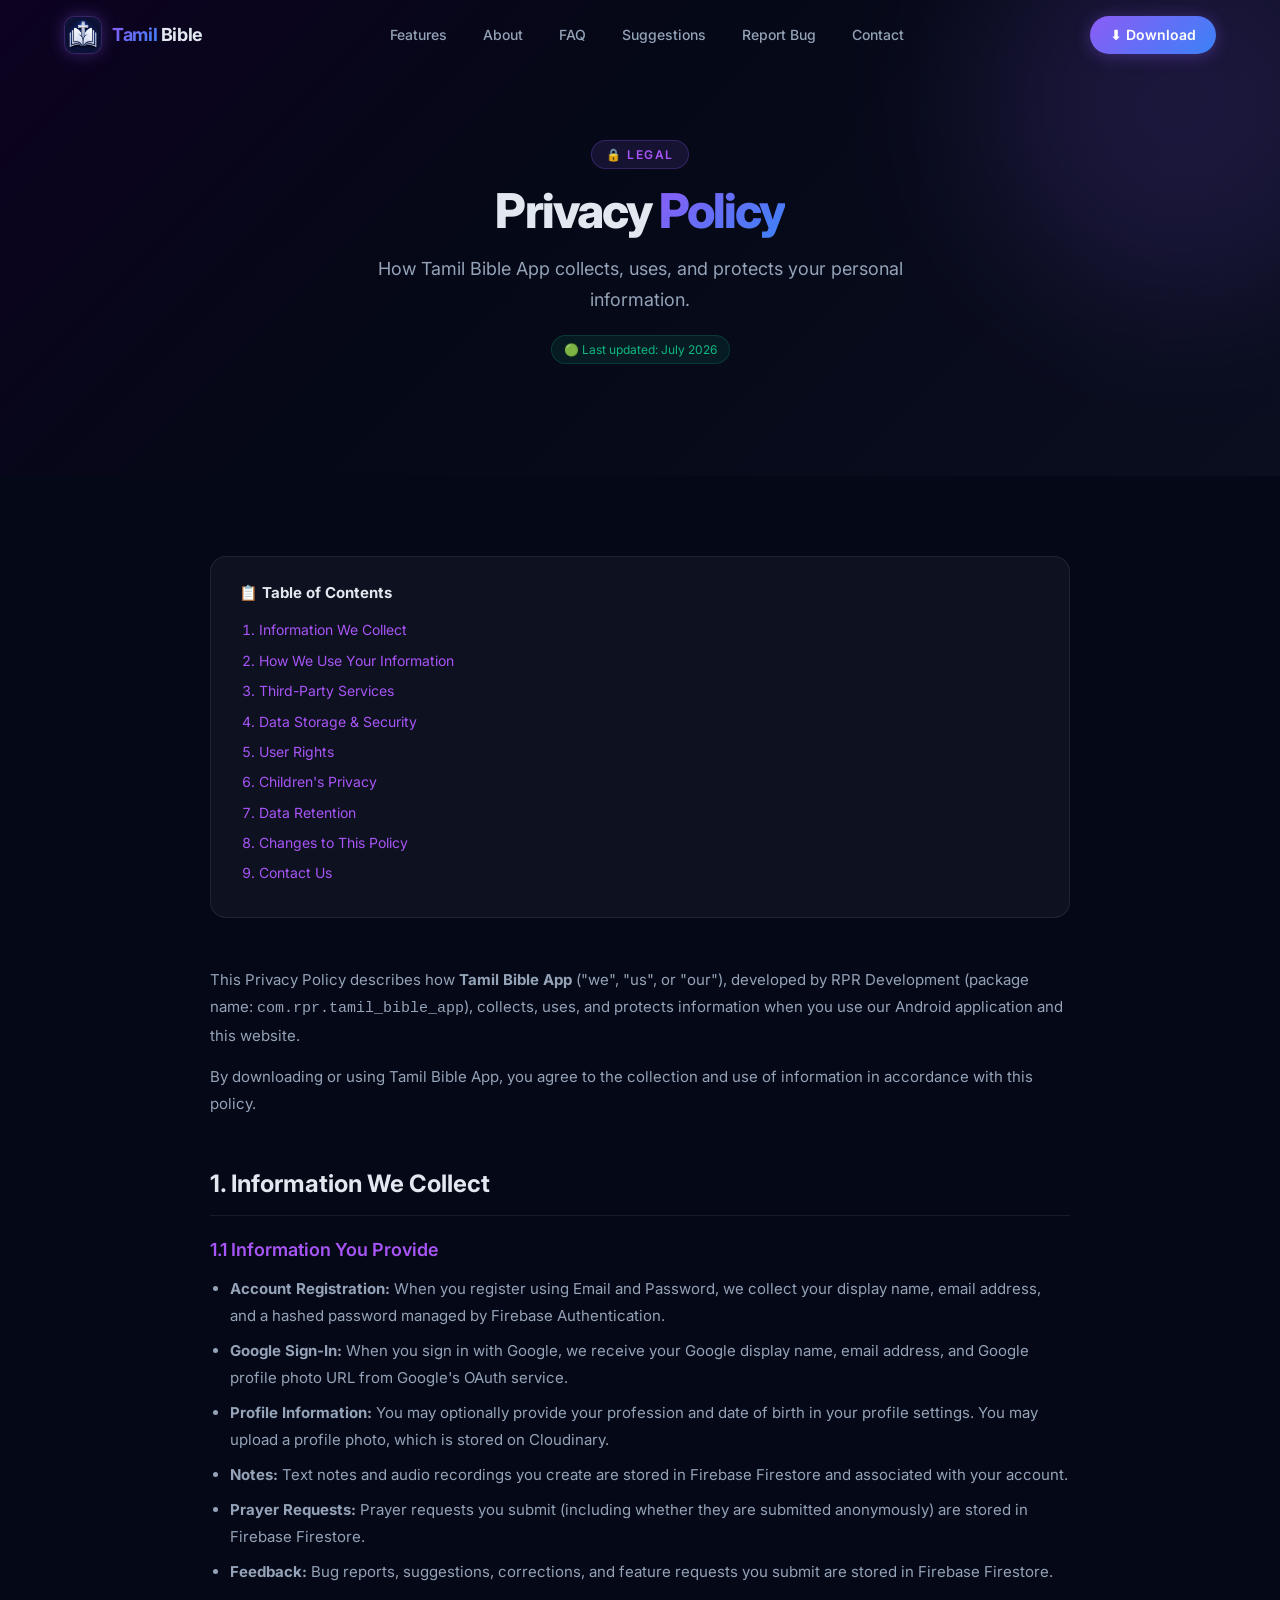
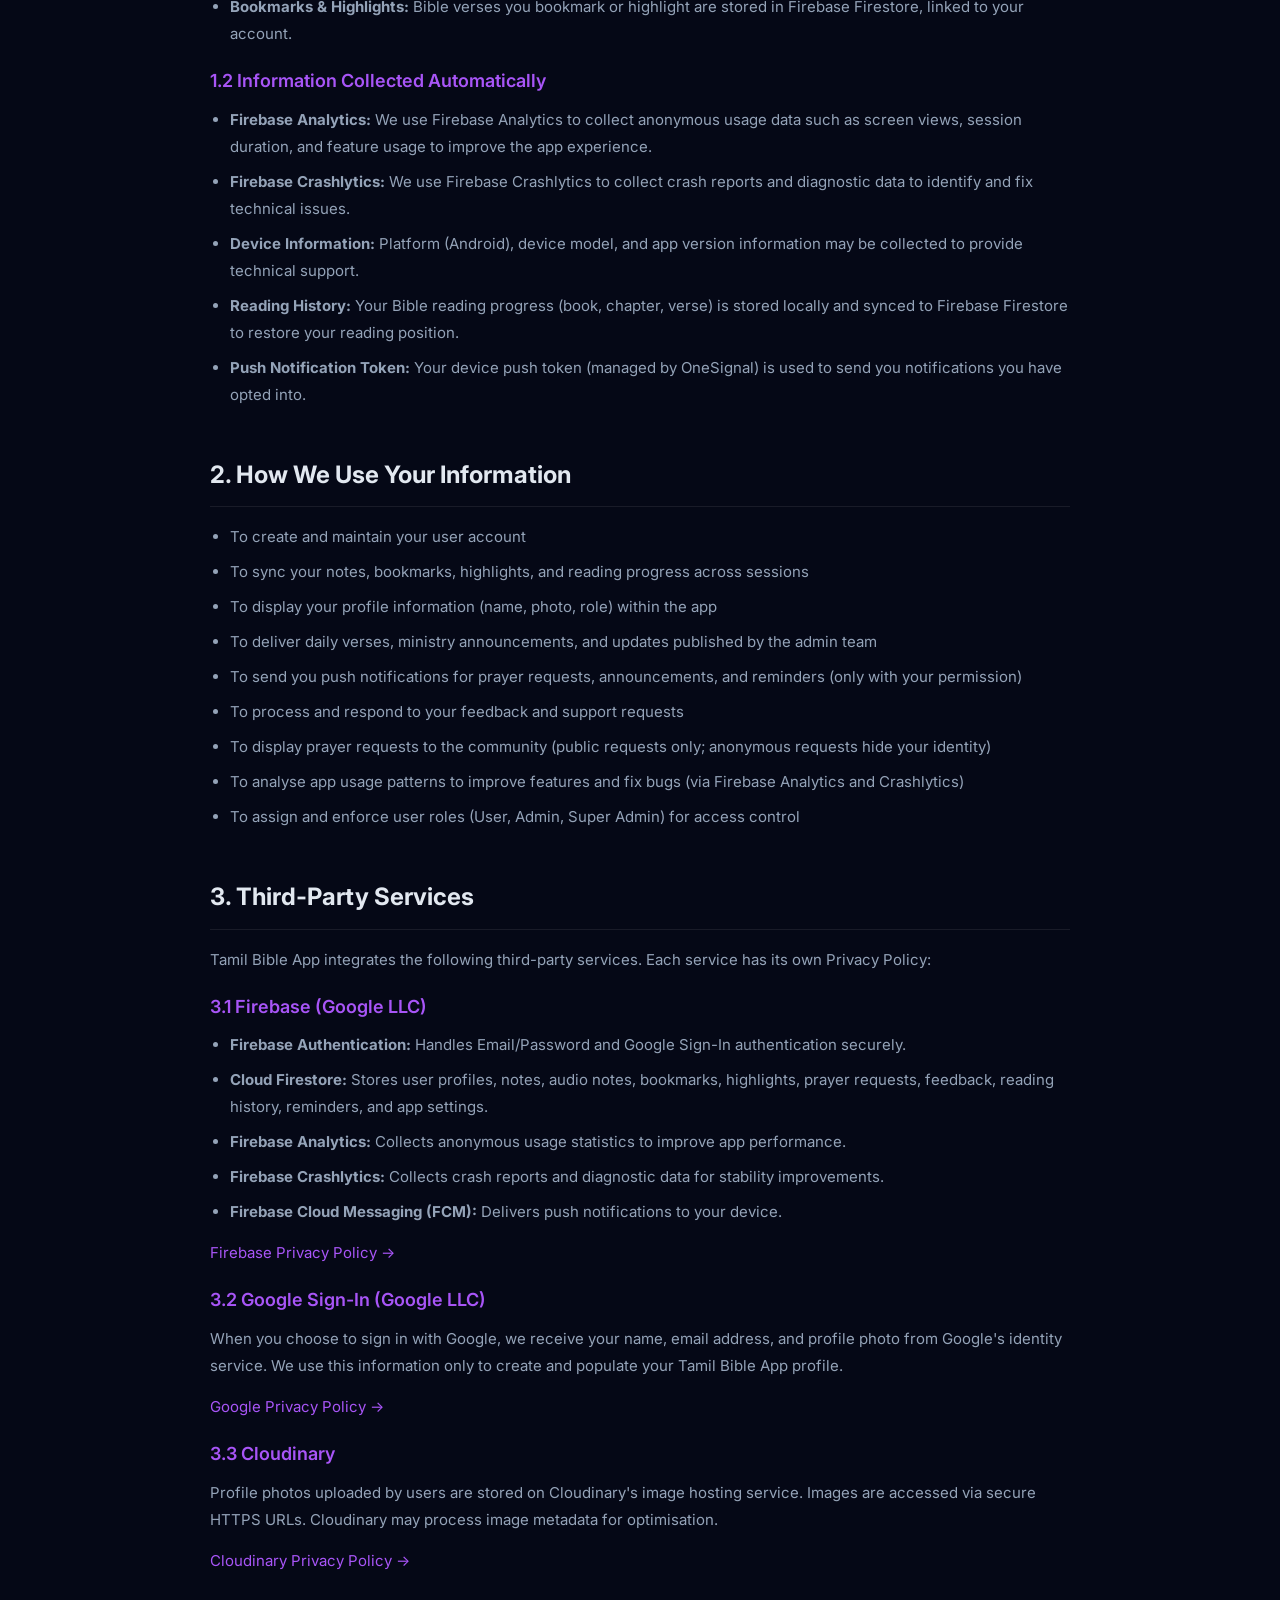
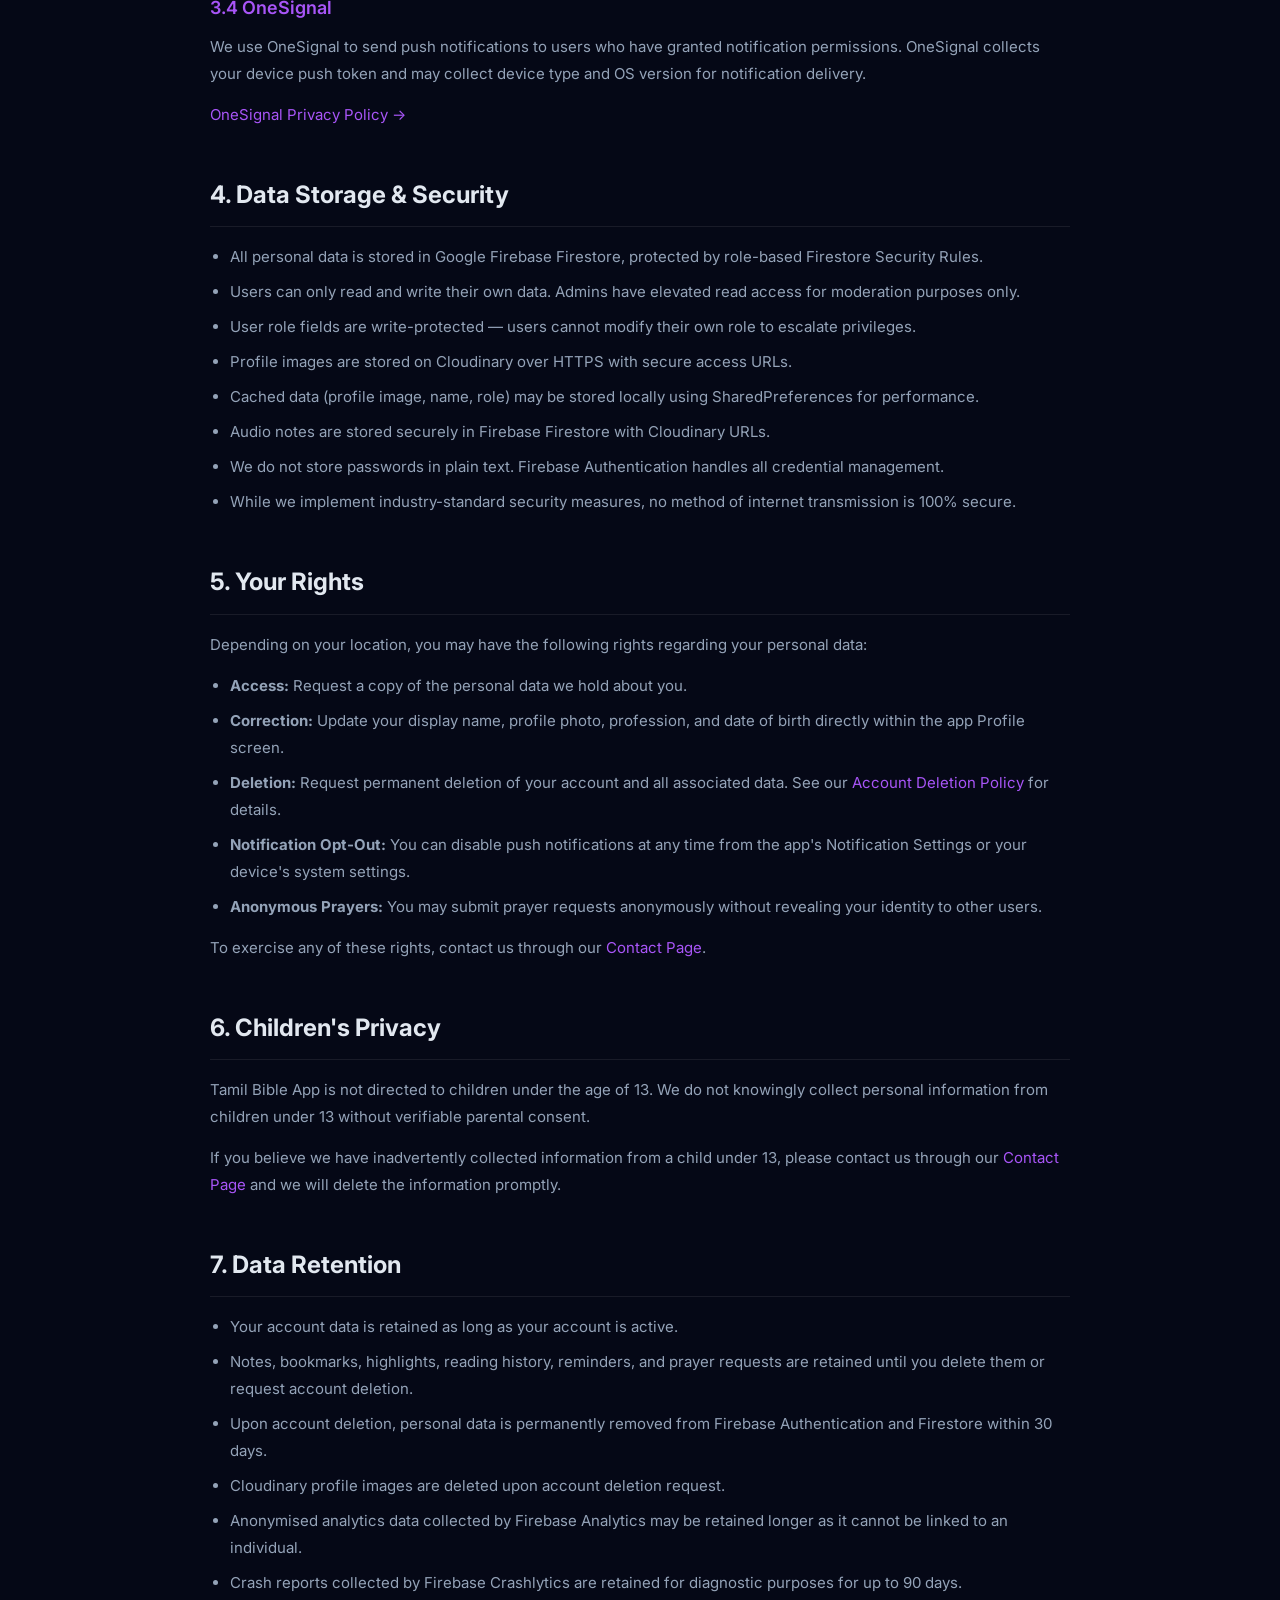
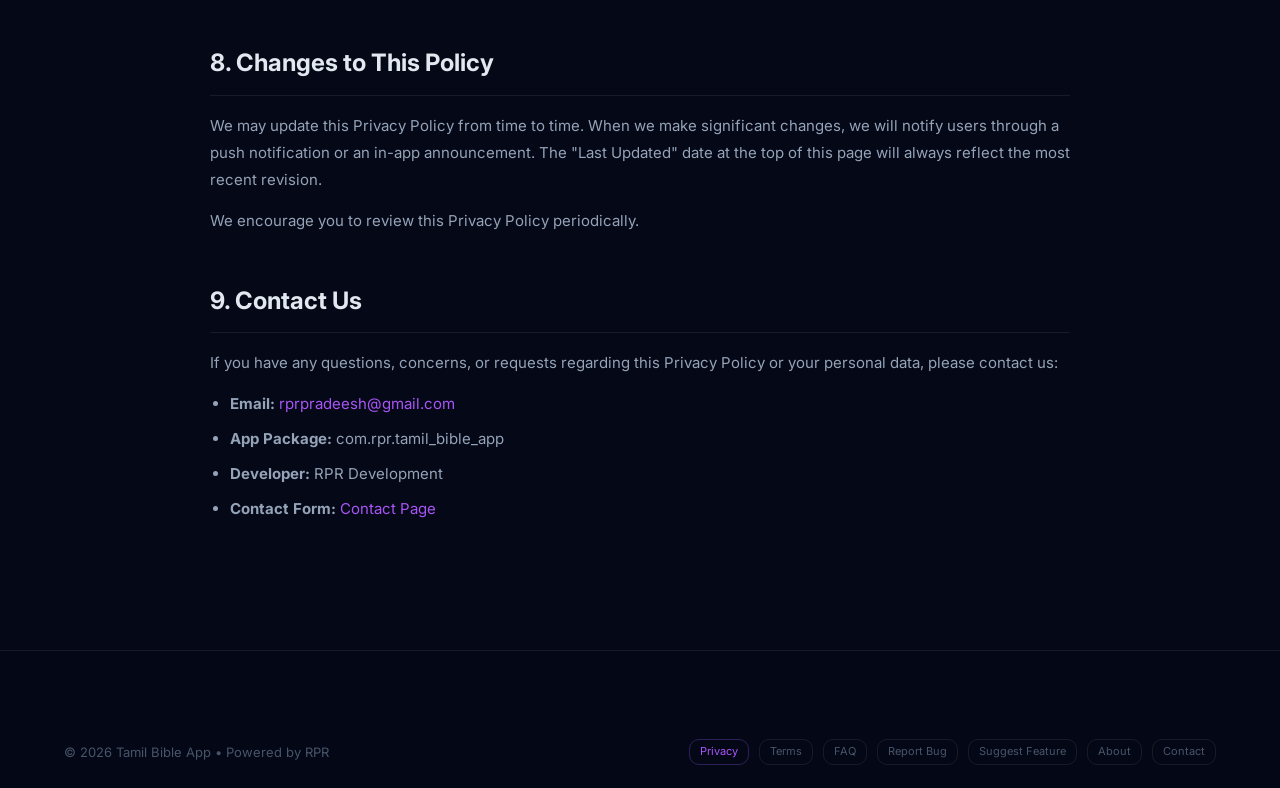
<file: privacy.html>
<!DOCTYPE html>
<html lang="en">
<head>
  <meta charset="UTF-8"/>
  <meta name="viewport" content="width=device-width, initial-scale=1.0"/>
  <title>Privacy Policy — Tamil Bible App</title>
  <meta name="description" content="Privacy Policy for Tamil Bible App. Learn how we collect, use, and protect your personal data including Firebase Authentication, Firestore, Cloudinary, OneSignal, and Google Sign-In."/>
  <meta name="robots" content="index, follow"/>
  <link rel="canonical" href="https://tamilbibleapp.com/privacy.html"/>
  <meta property="og:title" content="Privacy Policy — Tamil Bible App"/>
  <meta property="og:description" content="How Tamil Bible App handles your personal data with Firebase, Cloudinary, Google Sign-In and OneSignal."/>
  <meta property="og:url" content="https://tamilbibleapp.com/privacy.html"/>
  <meta name="theme-color" content="#8b5cf6"/>
  <link rel="icon" type="image/png" href="assets/favicon.png"/>
  <link rel="manifest" href="manifest.json"/>
  <link rel="stylesheet" href="style.css"/>
</head>
<body>

<div id="loading-screen" role="status" aria-label="Loading">
  <img src="assets/app_icon.png" alt="Tamil Bible App" class="loader-logo" />
  <p class="loader-text">Tamil Bible App</p>
</div>
<button id="scroll-top" aria-label="Scroll to top">
  <svg viewBox="0 0 24 24" aria-hidden="true"><path d="M12 4l8 8h-6v8h-4v-8H4z"/></svg>
</button>

<nav class="navbar" role="navigation" aria-label="Main navigation">
  <div class="nav-container">
    <a href="index.html" class="nav-logo" aria-label="Tamil Bible App home">
      <div class="nav-logo-icon" aria-hidden="true">
        <img src="assets/app_icon.png" alt="Tamil Bible Logo" />
      </div>
      <span class="nav-logo-text"><span>Tamil</span> Bible</span>
    </a>
    <ul class="nav-links" id="nav-menu" role="list">
      <li><a href="index.html#features">Features</a></li>
      <li><a href="about.html">About</a></li>
      <li><a href="faq.html">FAQ</a></li>
      <li><a href="feature-request.html">Suggestions</a></li>
      <li><a href="report-bug.html">Report Bug</a></li>
      <li><a href="contact.html">Contact</a></li>
    </ul>
    <div class="nav-cta">
      <a href="https://play.google.com/store/apps/details?id=com.rpr.tamil_bible_app" class="btn-nav" target="_blank" rel="noopener">⬇ Download</a>
      <button class="nav-toggle" id="nav-toggle" aria-expanded="false" aria-controls="nav-menu" aria-label="Toggle navigation">
        <span></span><span></span><span></span>
      </button>
    </div>
  </div>
</nav>

<!-- ── Hero ── -->
<section class="legal-hero" aria-labelledby="page-title">
  <div class="blob blob-purple" style="width:400px;height:400px;top:-100px;right:-100px;" aria-hidden="true"></div>
  <div class="container" style="position:relative;z-index:1;">
    <div class="section-tag" style="margin:0 auto 16px;" aria-hidden="true">🔒 Legal</div>
    <h1 class="section-title" id="page-title">Privacy <span class="grad">Policy</span></h1>
    <p class="section-subtitle" style="margin:12px auto 20px;">How Tamil Bible App collects, uses, and protects your personal information.</p>
    <div class="last-updated">🟢 Last updated: July 2026</div>
  </div>
</section>

<!-- ── Body ── -->
<main class="legal-body">
  <div class="container">
    <div class="legal-content">

      <!-- TOC -->
      <nav class="legal-toc" aria-label="Table of contents">
        <h3>📋 Table of Contents</h3>
        <ol role="list">
          <li>Information We Collect</li>
          <li>How We Use Your Information</li>
          <li>Third-Party Services</li>
          <li>Data Storage &amp; Security</li>
          <li>User Rights</li>
          <li>Children's Privacy</li>
          <li>Data Retention</li>
          <li>Changes to This Policy</li>
          <li>Contact Us</li>
        </ol>
      </nav>

      <div class="legal-section">
        <p>This Privacy Policy describes how <strong>Tamil Bible App</strong> ("we", "us", or "our"), developed by RPR Development (package name: <code>com.rpr.tamil_bible_app</code>), collects, uses, and protects information when you use our Android application and this website.</p>
        <p>By downloading or using Tamil Bible App, you agree to the collection and use of information in accordance with this policy.</p>
      </div>

      <!-- 1 -->
      <div class="legal-section" id="section-1">
        <h2>1. Information We Collect</h2>
        <h3>1.1 Information You Provide</h3>
        <ul>
          <li><strong>Account Registration:</strong> When you register using Email and Password, we collect your display name, email address, and a hashed password managed by Firebase Authentication.</li>
          <li><strong>Google Sign-In:</strong> When you sign in with Google, we receive your Google display name, email address, and Google profile photo URL from Google's OAuth service.</li>
          <li><strong>Profile Information:</strong> You may optionally provide your profession and date of birth in your profile settings. You may upload a profile photo, which is stored on Cloudinary.</li>
          <li><strong>Notes:</strong> Text notes and audio recordings you create are stored in Firebase Firestore and associated with your account.</li>
          <li><strong>Prayer Requests:</strong> Prayer requests you submit (including whether they are submitted anonymously) are stored in Firebase Firestore.</li>
          <li><strong>Feedback:</strong> Bug reports, suggestions, corrections, and feature requests you submit are stored in Firebase Firestore.</li>
          <li><strong>Bookmarks &amp; Highlights:</strong> Bible verses you bookmark or highlight are stored in Firebase Firestore, linked to your account.</li>
        </ul>
        <h3>1.2 Information Collected Automatically</h3>
        <ul>
          <li><strong>Firebase Analytics:</strong> We use Firebase Analytics to collect anonymous usage data such as screen views, session duration, and feature usage to improve the app experience.</li>
          <li><strong>Firebase Crashlytics:</strong> We use Firebase Crashlytics to collect crash reports and diagnostic data to identify and fix technical issues.</li>
          <li><strong>Device Information:</strong> Platform (Android), device model, and app version information may be collected to provide technical support.</li>
          <li><strong>Reading History:</strong> Your Bible reading progress (book, chapter, verse) is stored locally and synced to Firebase Firestore to restore your reading position.</li>
          <li><strong>Push Notification Token:</strong> Your device push token (managed by OneSignal) is used to send you notifications you have opted into.</li>
        </ul>
      </div>

      <!-- 2 -->
      <div class="legal-section" id="section-2">
        <h2>2. How We Use Your Information</h2>
        <ul>
          <li>To create and maintain your user account</li>
          <li>To sync your notes, bookmarks, highlights, and reading progress across sessions</li>
          <li>To display your profile information (name, photo, role) within the app</li>
          <li>To deliver daily verses, ministry announcements, and updates published by the admin team</li>
          <li>To send you push notifications for prayer requests, announcements, and reminders (only with your permission)</li>
          <li>To process and respond to your feedback and support requests</li>
          <li>To display prayer requests to the community (public requests only; anonymous requests hide your identity)</li>
          <li>To analyse app usage patterns to improve features and fix bugs (via Firebase Analytics and Crashlytics)</li>
          <li>To assign and enforce user roles (User, Admin, Super Admin) for access control</li>
        </ul>
      </div>

      <!-- 3 -->
      <div class="legal-section" id="section-3">
        <h2>3. Third-Party Services</h2>
        <p>Tamil Bible App integrates the following third-party services. Each service has its own Privacy Policy:</p>

        <h3>3.1 Firebase (Google LLC)</h3>
        <ul>
          <li><strong>Firebase Authentication:</strong> Handles Email/Password and Google Sign-In authentication securely.</li>
          <li><strong>Cloud Firestore:</strong> Stores user profiles, notes, audio notes, bookmarks, highlights, prayer requests, feedback, reading history, reminders, and app settings.</li>
          <li><strong>Firebase Analytics:</strong> Collects anonymous usage statistics to improve app performance.</li>
          <li><strong>Firebase Crashlytics:</strong> Collects crash reports and diagnostic data for stability improvements.</li>
          <li><strong>Firebase Cloud Messaging (FCM):</strong> Delivers push notifications to your device.</li>
        </ul>
        <p><a href="https://firebase.google.com/support/privacy" target="_blank" rel="noopener">Firebase Privacy Policy →</a></p>

        <h3>3.2 Google Sign-In (Google LLC)</h3>
        <p>When you choose to sign in with Google, we receive your name, email address, and profile photo from Google's identity service. We use this information only to create and populate your Tamil Bible App profile.</p>
        <p><a href="https://policies.google.com/privacy" target="_blank" rel="noopener">Google Privacy Policy →</a></p>

        <h3>3.3 Cloudinary</h3>
        <p>Profile photos uploaded by users are stored on Cloudinary's image hosting service. Images are accessed via secure HTTPS URLs. Cloudinary may process image metadata for optimisation.</p>
        <p><a href="https://cloudinary.com/privacy" target="_blank" rel="noopener">Cloudinary Privacy Policy →</a></p>

        <h3>3.4 OneSignal</h3>
        <p>We use OneSignal to send push notifications to users who have granted notification permissions. OneSignal collects your device push token and may collect device type and OS version for notification delivery.</p>
        <p><a href="https://onesignal.com/privacy_policy" target="_blank" rel="noopener">OneSignal Privacy Policy →</a></p>
      </div>

      <!-- 4 -->
      <div class="legal-section" id="section-4">
        <h2>4. Data Storage &amp; Security</h2>
        <ul>
          <li>All personal data is stored in Google Firebase Firestore, protected by role-based Firestore Security Rules.</li>
          <li>Users can only read and write their own data. Admins have elevated read access for moderation purposes only.</li>
          <li>User role fields are write-protected — users cannot modify their own role to escalate privileges.</li>
          <li>Profile images are stored on Cloudinary over HTTPS with secure access URLs.</li>
          <li>Cached data (profile image, name, role) may be stored locally using SharedPreferences for performance.</li>
          <li>Audio notes are stored securely in Firebase Firestore with Cloudinary URLs.</li>
          <li>We do not store passwords in plain text. Firebase Authentication handles all credential management.</li>
          <li>While we implement industry-standard security measures, no method of internet transmission is 100% secure.</li>
        </ul>
      </div>

      <!-- 5 -->
      <div class="legal-section" id="section-5">
        <h2>5. Your Rights</h2>
        <p>Depending on your location, you may have the following rights regarding your personal data:</p>
        <ul>
          <li><strong>Access:</strong> Request a copy of the personal data we hold about you.</li>
          <li><strong>Correction:</strong> Update your display name, profile photo, profession, and date of birth directly within the app Profile screen.</li>
          <li><strong>Deletion:</strong> Request permanent deletion of your account and all associated data. See our <a href="delete-account.html">Account Deletion Policy</a> for details.</li>
          <li><strong>Notification Opt-Out:</strong> You can disable push notifications at any time from the app's Notification Settings or your device's system settings.</li>
          <li><strong>Anonymous Prayers:</strong> You may submit prayer requests anonymously without revealing your identity to other users.</li>
        </ul>
        <p>To exercise any of these rights, contact us through our <a href="contact.html">Contact Page</a>.</p>
      </div>

      <!-- 6 -->
      <div class="legal-section" id="section-6">
        <h2>6. Children's Privacy</h2>
        <p>Tamil Bible App is not directed to children under the age of 13. We do not knowingly collect personal information from children under 13 without verifiable parental consent.</p>
        <p>If you believe we have inadvertently collected information from a child under 13, please contact us through our <a href="contact.html">Contact Page</a> and we will delete the information promptly.</p>
      </div>

      <!-- 7 -->
      <div class="legal-section" id="section-7">
        <h2>7. Data Retention</h2>
        <ul>
          <li>Your account data is retained as long as your account is active.</li>
          <li>Notes, bookmarks, highlights, reading history, reminders, and prayer requests are retained until you delete them or request account deletion.</li>
          <li>Upon account deletion, personal data is permanently removed from Firebase Authentication and Firestore within 30 days.</li>
          <li>Cloudinary profile images are deleted upon account deletion request.</li>
          <li>Anonymised analytics data collected by Firebase Analytics may be retained longer as it cannot be linked to an individual.</li>
          <li>Crash reports collected by Firebase Crashlytics are retained for diagnostic purposes for up to 90 days.</li>
        </ul>
      </div>

      <!-- 8 -->
      <div class="legal-section" id="section-8">
        <h2>8. Changes to This Policy</h2>
        <p>We may update this Privacy Policy from time to time. When we make significant changes, we will notify users through a push notification or an in-app announcement. The "Last Updated" date at the top of this page will always reflect the most recent revision.</p>
        <p>We encourage you to review this Privacy Policy periodically.</p>
      </div>

      <!-- 9 -->
      <div class="legal-section" id="section-9">
        <h2>9. Contact Us</h2>
        <p>If you have any questions, concerns, or requests regarding this Privacy Policy or your personal data, please contact us:</p>
        <ul>
          <li><strong>Email:</strong> <span style="color:var(--violet);">rprpradeesh@gmail.com</span></li>
          <li><strong>App Package:</strong> com.rpr.tamil_bible_app</li>
          <li><strong>Developer:</strong> RPR Development</li>
          <li><strong>Contact Form:</strong> <a href="contact.html">Contact Page</a></li>
        </ul>
      </div>

    </div>
  </div>
</main>

<footer>
  <div class="container">
    <div class="footer-bottom" style="border-top:none;padding:24px 0;">
      <p>© 2026 Tamil Bible App • Powered by RPR</p>
      <div class="footer-badges">
        <a href="privacy.html" class="badge" style="color:var(--violet);border-color:rgba(139,92,246,.3);">Privacy</a>
        <a href="terms.html" class="badge">Terms</a>
        <a href="faq.html" class="badge">FAQ</a>
        <a href="report-bug.html" class="badge">Report Bug</a>
        <a href="feature-request.html" class="badge">Suggest Feature</a>
        <a href="about.html" class="badge">About</a>
        <a href="contact.html" class="badge">Contact</a>
      </div>
    </div>
  </div>
</footer>

<script src="script.js"></script>
</body>
</html>
</file>
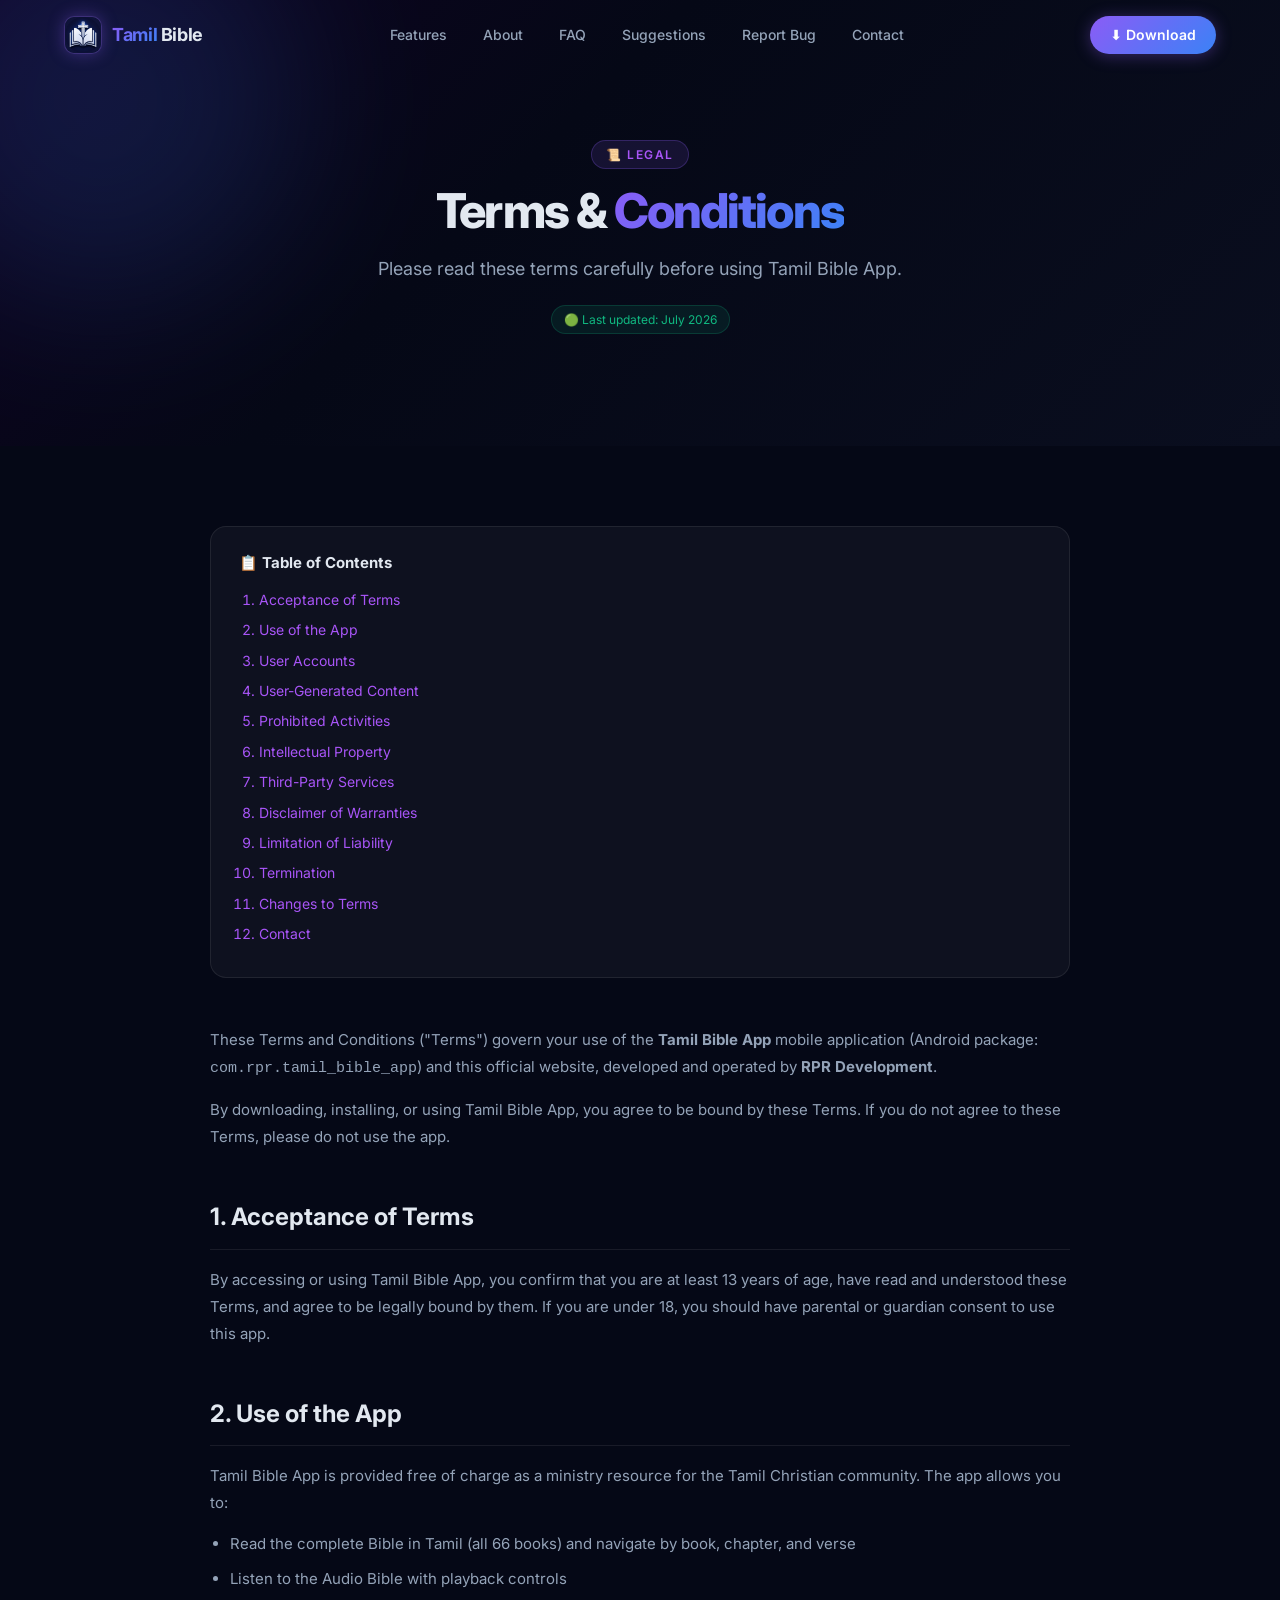
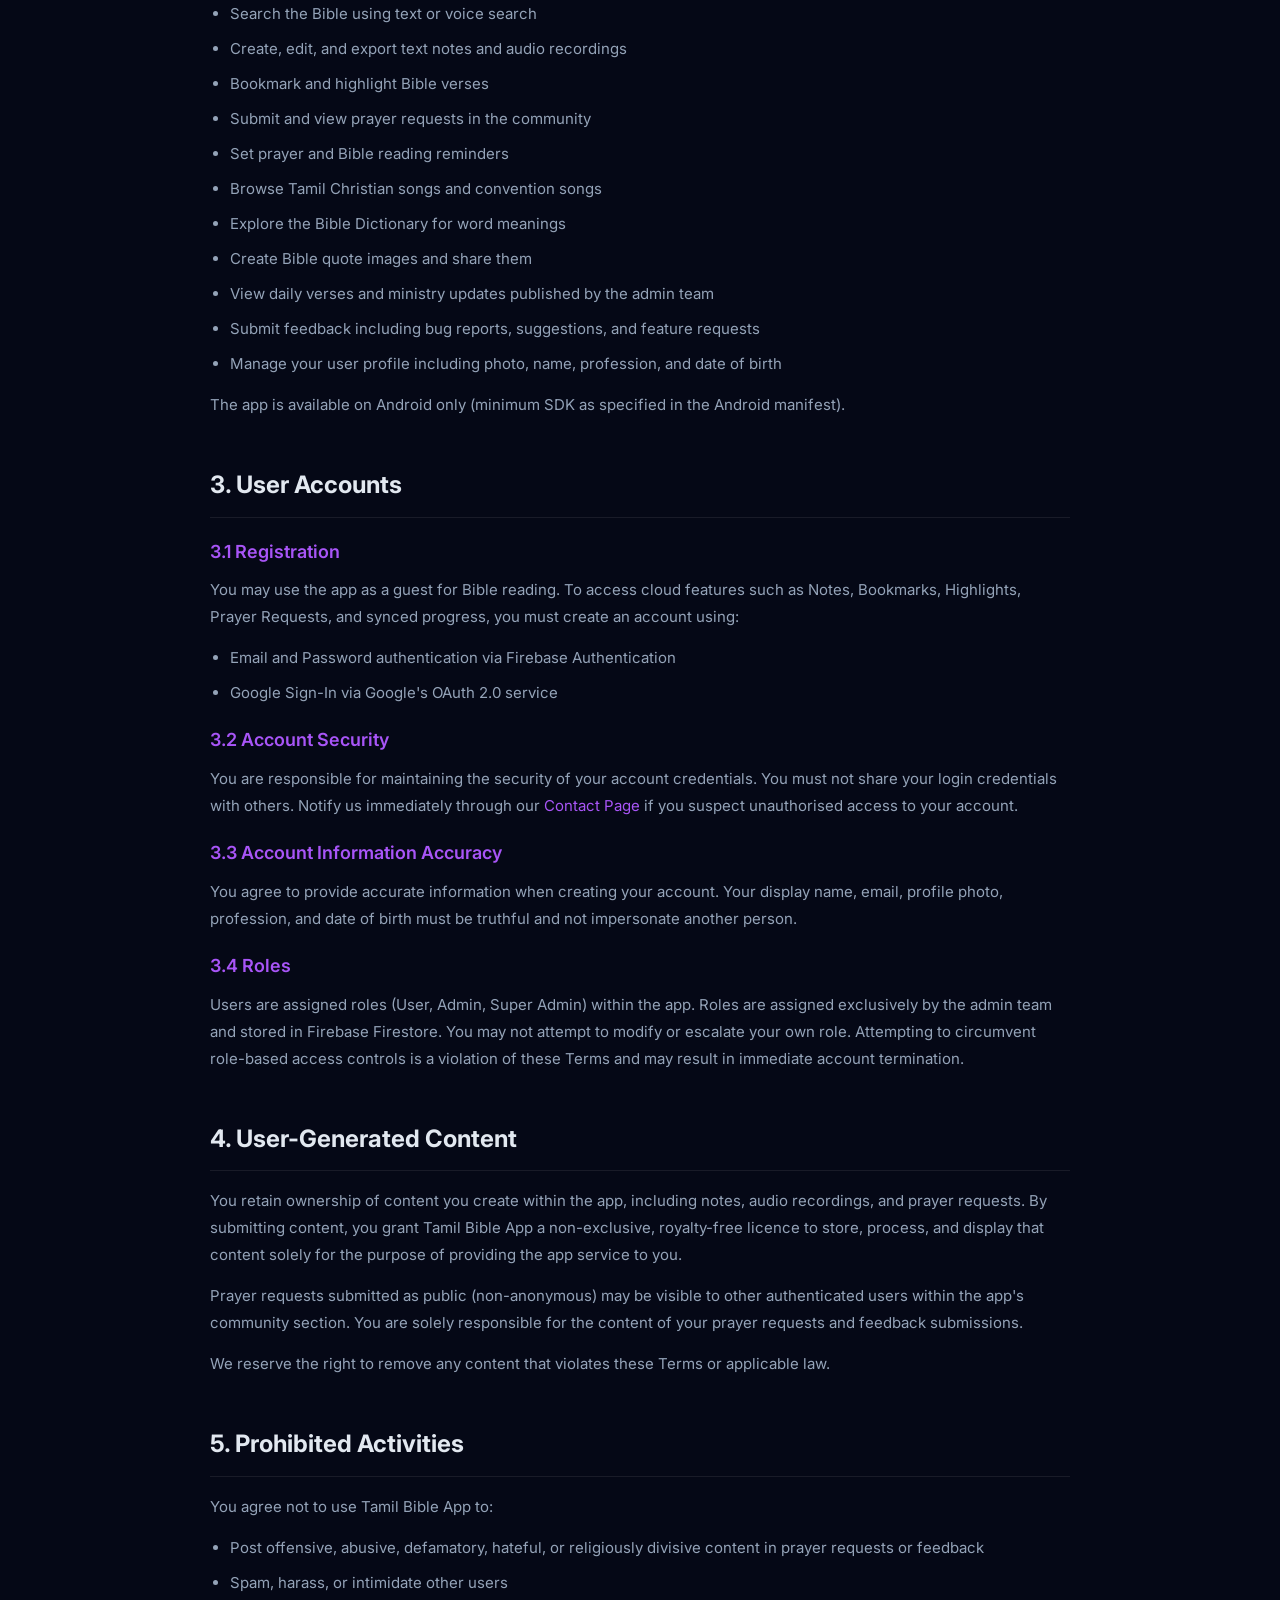
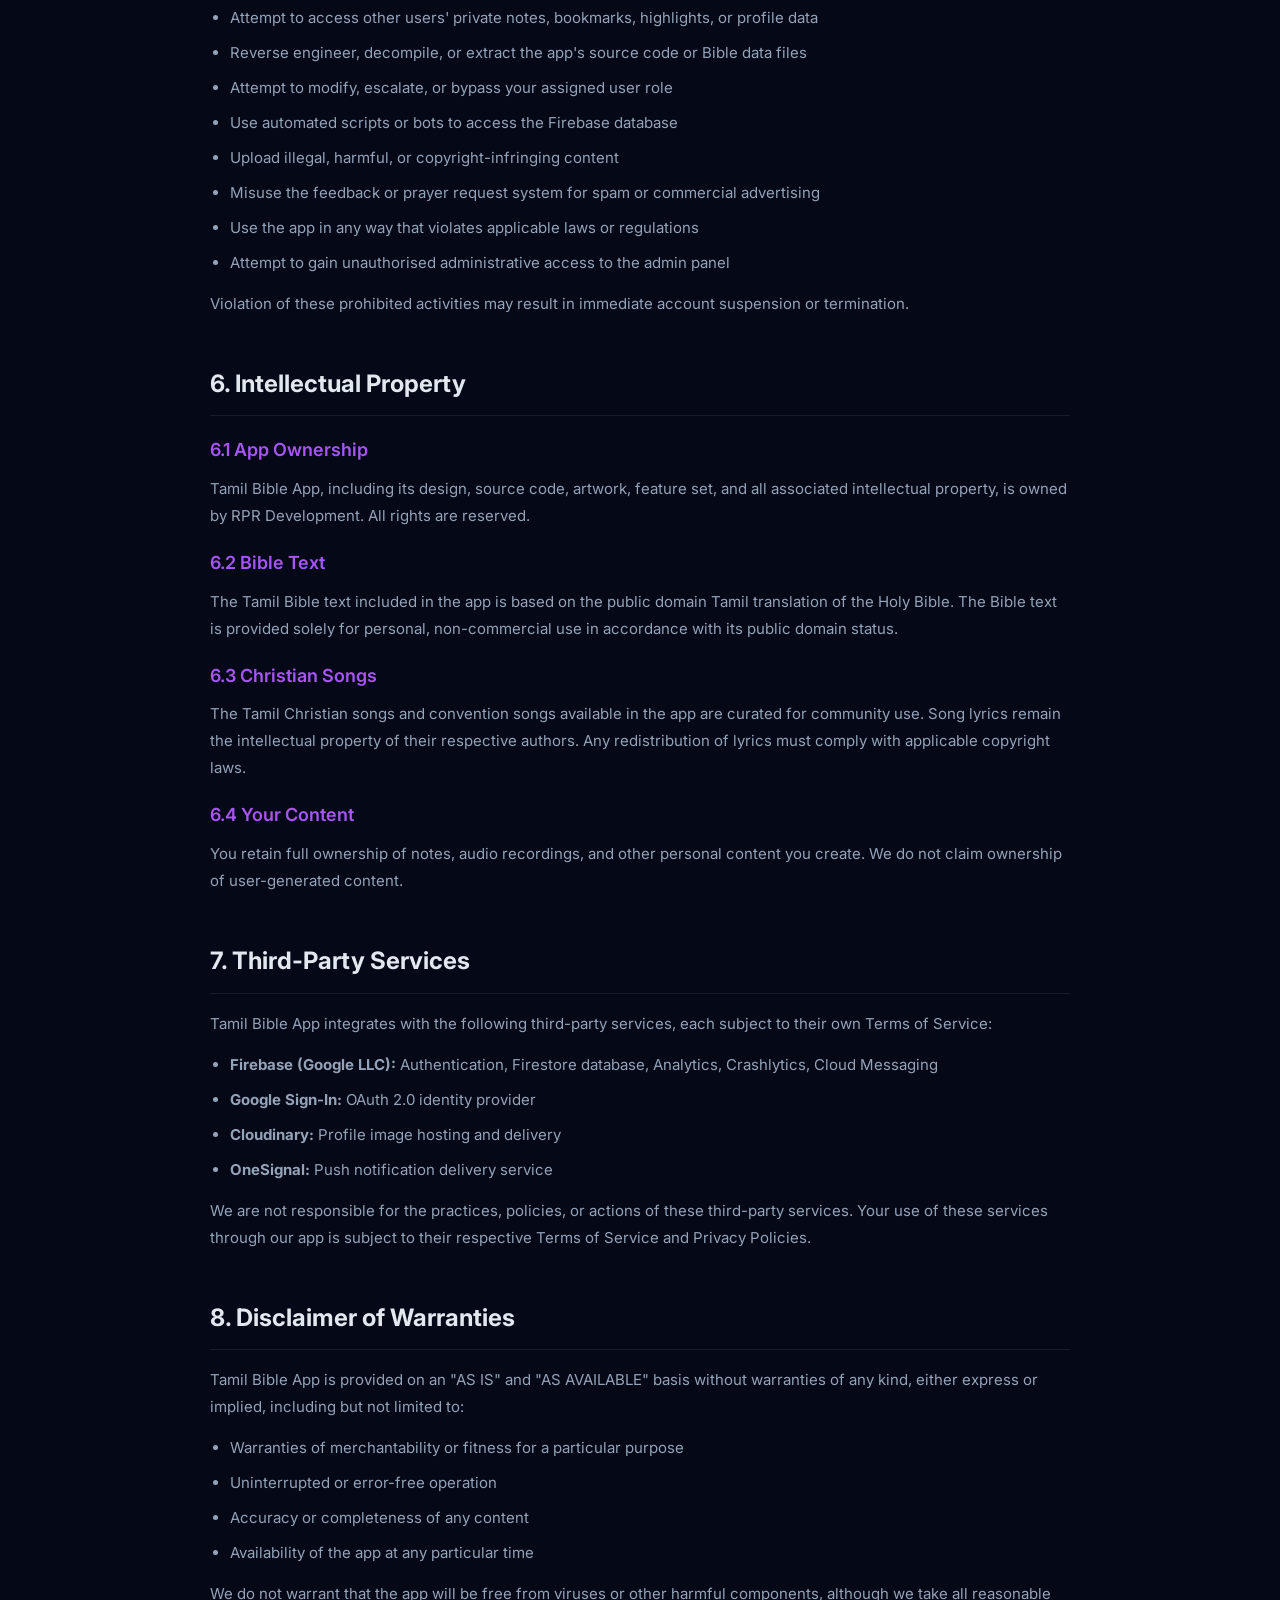
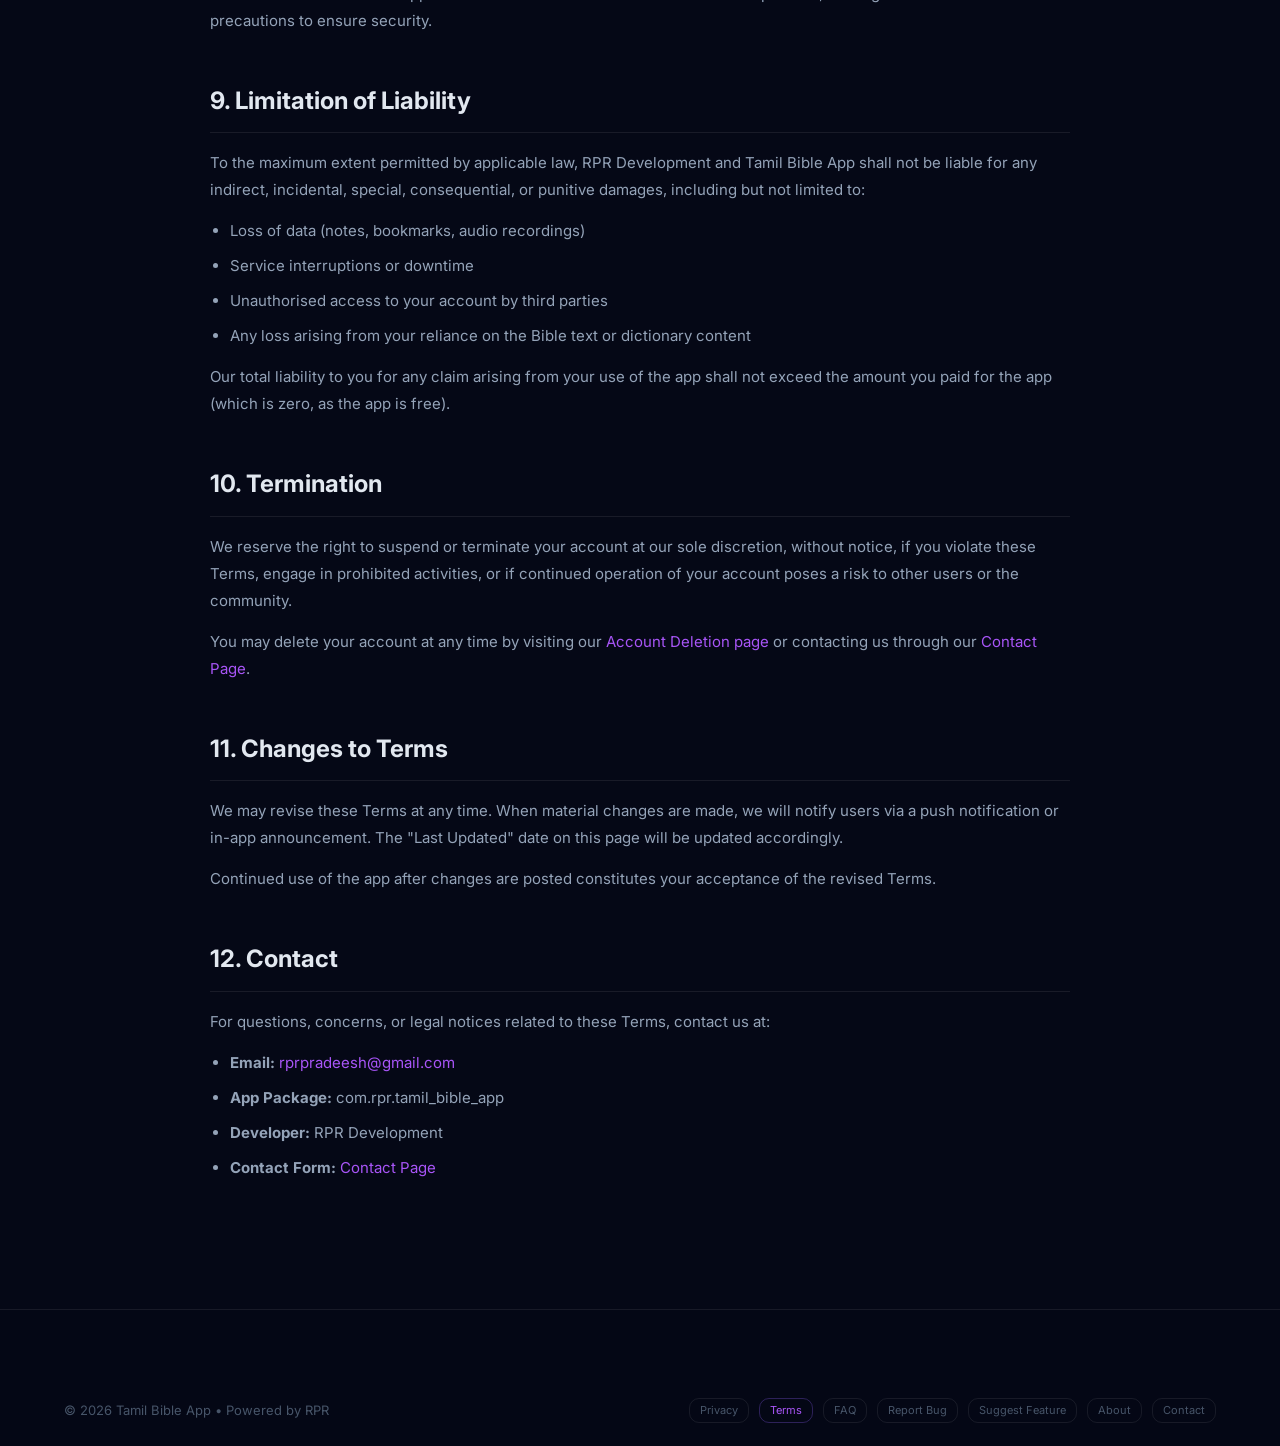
<file: terms.html>
<!DOCTYPE html>
<html lang="en">
<head>
  <meta charset="UTF-8"/>
  <meta name="viewport" content="width=device-width, initial-scale=1.0"/>
  <title>Terms &amp; Conditions — Tamil Bible App</title>
  <meta name="description" content="Terms and Conditions for Tamil Bible App. Read the rules for using our app, your account responsibilities, prohibited activities, and intellectual property rights."/>
  <meta name="robots" content="index, follow"/>
  <link rel="canonical" href="https://tamilbibleapp.com/terms.html"/>
  <meta property="og:title" content="Terms &amp; Conditions — Tamil Bible App"/>
  <meta property="og:url" content="https://tamilbibleapp.com/terms.html"/>
  <meta name="theme-color" content="#8b5cf6"/>
  <link rel="icon" type="image/png" href="assets/favicon.png"/>
  <link rel="manifest" href="manifest.json"/>
  <link rel="stylesheet" href="style.css"/>
</head>
<body>

<div id="loading-screen" role="status" aria-label="Loading">
  <img src="assets/app_icon.png" alt="Tamil Bible App" class="loader-logo" />
  <p class="loader-text">Tamil Bible App</p>
</div>
<button id="scroll-top" aria-label="Scroll to top">
  <svg viewBox="0 0 24 24" aria-hidden="true"><path d="M12 4l8 8h-6v8h-4v-8H4z"/></svg>
</button>

<nav class="navbar" role="navigation" aria-label="Main navigation">
  <div class="nav-container">
    <a href="index.html" class="nav-logo" aria-label="Tamil Bible App home">
      <div class="nav-logo-icon" aria-hidden="true">
        <img src="assets/app_icon.png" alt="Tamil Bible Logo" />
      </div>
      <span class="nav-logo-text"><span>Tamil</span> Bible</span>
    </a>
    <ul class="nav-links" id="nav-menu" role="list">
      <li><a href="index.html#features">Features</a></li>
      <li><a href="about.html">About</a></li>
      <li><a href="faq.html">FAQ</a></li>
      <li><a href="feature-request.html">Suggestions</a></li>
      <li><a href="report-bug.html">Report Bug</a></li>
      <li><a href="contact.html">Contact</a></li>
    </ul>
    <div class="nav-cta">
      <a href="https://play.google.com/store/apps/details?id=com.rpr.tamil_bible_app" class="btn-nav" target="_blank" rel="noopener">⬇ Download</a>
      <button class="nav-toggle" id="nav-toggle" aria-expanded="false" aria-controls="nav-menu" aria-label="Toggle navigation">
        <span></span><span></span><span></span>
      </button>
    </div>
  </div>
</nav>

<section class="legal-hero" aria-labelledby="page-title">
  <div class="blob blob-blue" style="width:400px;height:400px;top:-100px;left:-100px;" aria-hidden="true"></div>
  <div class="container" style="position:relative;z-index:1;">
    <div class="section-tag" style="margin:0 auto 16px;" aria-hidden="true">📜 Legal</div>
    <h1 class="section-title" id="page-title">Terms &amp; <span class="grad">Conditions</span></h1>
    <p class="section-subtitle" style="margin:12px auto 20px;">Please read these terms carefully before using Tamil Bible App.</p>
    <div class="last-updated">🟢 Last updated: July 2026</div>
  </div>
</section>

<main class="legal-body">
  <div class="container">
    <div class="legal-content">

      <nav class="legal-toc" aria-label="Table of contents">
        <h3>📋 Table of Contents</h3>
        <ol role="list">
          <li>Acceptance of Terms</li>
          <li>Use of the App</li>
          <li>User Accounts</li>
          <li>User-Generated Content</li>
          <li>Prohibited Activities</li>
          <li>Intellectual Property</li>
          <li>Third-Party Services</li>
          <li>Disclaimer of Warranties</li>
          <li>Limitation of Liability</li>
          <li>Termination</li>
          <li>Changes to Terms</li>
          <li>Contact</li>
        </ol>
      </nav>

      <div class="legal-section">
        <p>These Terms and Conditions ("Terms") govern your use of the <strong>Tamil Bible App</strong> mobile application (Android package: <code>com.rpr.tamil_bible_app</code>) and this official website, developed and operated by <strong>RPR Development</strong>.</p>
        <p>By downloading, installing, or using Tamil Bible App, you agree to be bound by these Terms. If you do not agree to these Terms, please do not use the app.</p>
      </div>

      <div class="legal-section" id="section-1">
        <h2>1. Acceptance of Terms</h2>
        <p>By accessing or using Tamil Bible App, you confirm that you are at least 13 years of age, have read and understood these Terms, and agree to be legally bound by them. If you are under 18, you should have parental or guardian consent to use this app.</p>
      </div>

      <div class="legal-section" id="section-2">
        <h2>2. Use of the App</h2>
        <p>Tamil Bible App is provided free of charge as a ministry resource for the Tamil Christian community. The app allows you to:</p>
        <ul>
          <li>Read the complete Bible in Tamil (all 66 books) and navigate by book, chapter, and verse</li>
          <li>Listen to the Audio Bible with playback controls</li>
          <li>Search the Bible using text or voice search</li>
          <li>Create, edit, and export text notes and audio recordings</li>
          <li>Bookmark and highlight Bible verses</li>
          <li>Submit and view prayer requests in the community</li>
          <li>Set prayer and Bible reading reminders</li>
          <li>Browse Tamil Christian songs and convention songs</li>
          <li>Explore the Bible Dictionary for word meanings</li>
          <li>Create Bible quote images and share them</li>
          <li>View daily verses and ministry updates published by the admin team</li>
          <li>Submit feedback including bug reports, suggestions, and feature requests</li>
          <li>Manage your user profile including photo, name, profession, and date of birth</li>
        </ul>
        <p>The app is available on Android only (minimum SDK as specified in the Android manifest).</p>
      </div>

      <div class="legal-section" id="section-3">
        <h2>3. User Accounts</h2>
        <h3>3.1 Registration</h3>
        <p>You may use the app as a guest for Bible reading. To access cloud features such as Notes, Bookmarks, Highlights, Prayer Requests, and synced progress, you must create an account using:</p>
        <ul>
          <li>Email and Password authentication via Firebase Authentication</li>
          <li>Google Sign-In via Google's OAuth 2.0 service</li>
        </ul>

        <h3>3.2 Account Security</h3>
        <p>You are responsible for maintaining the security of your account credentials. You must not share your login credentials with others. Notify us immediately through our <a href="contact.html">Contact Page</a> if you suspect unauthorised access to your account.</p>

        <h3>3.3 Account Information Accuracy</h3>
        <p>You agree to provide accurate information when creating your account. Your display name, email, profile photo, profession, and date of birth must be truthful and not impersonate another person.</p>

        <h3>3.4 Roles</h3>
        <p>Users are assigned roles (User, Admin, Super Admin) within the app. Roles are assigned exclusively by the admin team and stored in Firebase Firestore. You may not attempt to modify or escalate your own role. Attempting to circumvent role-based access controls is a violation of these Terms and may result in immediate account termination.</p>
      </div>

      <div class="legal-section" id="section-4">
        <h2>4. User-Generated Content</h2>
        <p>You retain ownership of content you create within the app, including notes, audio recordings, and prayer requests. By submitting content, you grant Tamil Bible App a non-exclusive, royalty-free licence to store, process, and display that content solely for the purpose of providing the app service to you.</p>
        <p>Prayer requests submitted as public (non-anonymous) may be visible to other authenticated users within the app's community section. You are solely responsible for the content of your prayer requests and feedback submissions.</p>
        <p>We reserve the right to remove any content that violates these Terms or applicable law.</p>
      </div>

      <div class="legal-section" id="section-5">
        <h2>5. Prohibited Activities</h2>
        <p>You agree not to use Tamil Bible App to:</p>
        <ul>
          <li>Post offensive, abusive, defamatory, hateful, or religiously divisive content in prayer requests or feedback</li>
          <li>Spam, harass, or intimidate other users</li>
          <li>Attempt to access other users' private notes, bookmarks, highlights, or profile data</li>
          <li>Reverse engineer, decompile, or extract the app's source code or Bible data files</li>
          <li>Attempt to modify, escalate, or bypass your assigned user role</li>
          <li>Use automated scripts or bots to access the Firebase database</li>
          <li>Upload illegal, harmful, or copyright-infringing content</li>
          <li>Misuse the feedback or prayer request system for spam or commercial advertising</li>
          <li>Use the app in any way that violates applicable laws or regulations</li>
          <li>Attempt to gain unauthorised administrative access to the admin panel</li>
        </ul>
        <p>Violation of these prohibited activities may result in immediate account suspension or termination.</p>
      </div>

      <div class="legal-section" id="section-6">
        <h2>6. Intellectual Property</h2>
        <h3>6.1 App Ownership</h3>
        <p>Tamil Bible App, including its design, source code, artwork, feature set, and all associated intellectual property, is owned by RPR Development. All rights are reserved.</p>

        <h3>6.2 Bible Text</h3>
        <p>The Tamil Bible text included in the app is based on the public domain Tamil translation of the Holy Bible. The Bible text is provided solely for personal, non-commercial use in accordance with its public domain status.</p>

        <h3>6.3 Christian Songs</h3>
        <p>The Tamil Christian songs and convention songs available in the app are curated for community use. Song lyrics remain the intellectual property of their respective authors. Any redistribution of lyrics must comply with applicable copyright laws.</p>

        <h3>6.4 Your Content</h3>
        <p>You retain full ownership of notes, audio recordings, and other personal content you create. We do not claim ownership of user-generated content.</p>
      </div>

      <div class="legal-section" id="section-7">
        <h2>7. Third-Party Services</h2>
        <p>Tamil Bible App integrates with the following third-party services, each subject to their own Terms of Service:</p>
        <ul>
          <li><strong>Firebase (Google LLC):</strong> Authentication, Firestore database, Analytics, Crashlytics, Cloud Messaging</li>
          <li><strong>Google Sign-In:</strong> OAuth 2.0 identity provider</li>
          <li><strong>Cloudinary:</strong> Profile image hosting and delivery</li>
          <li><strong>OneSignal:</strong> Push notification delivery service</li>
        </ul>
        <p>We are not responsible for the practices, policies, or actions of these third-party services. Your use of these services through our app is subject to their respective Terms of Service and Privacy Policies.</p>
      </div>

      <div class="legal-section" id="section-8">
        <h2>8. Disclaimer of Warranties</h2>
        <p>Tamil Bible App is provided on an "AS IS" and "AS AVAILABLE" basis without warranties of any kind, either express or implied, including but not limited to:</p>
        <ul>
          <li>Warranties of merchantability or fitness for a particular purpose</li>
          <li>Uninterrupted or error-free operation</li>
          <li>Accuracy or completeness of any content</li>
          <li>Availability of the app at any particular time</li>
        </ul>
        <p>We do not warrant that the app will be free from viruses or other harmful components, although we take all reasonable precautions to ensure security.</p>
      </div>

      <div class="legal-section" id="section-9">
        <h2>9. Limitation of Liability</h2>
        <p>To the maximum extent permitted by applicable law, RPR Development and Tamil Bible App shall not be liable for any indirect, incidental, special, consequential, or punitive damages, including but not limited to:</p>
        <ul>
          <li>Loss of data (notes, bookmarks, audio recordings)</li>
          <li>Service interruptions or downtime</li>
          <li>Unauthorised access to your account by third parties</li>
          <li>Any loss arising from your reliance on the Bible text or dictionary content</li>
        </ul>
        <p>Our total liability to you for any claim arising from your use of the app shall not exceed the amount you paid for the app (which is zero, as the app is free).</p>
      </div>

      <div class="legal-section" id="section-10">
        <h2>10. Termination</h2>
        <p>We reserve the right to suspend or terminate your account at our sole discretion, without notice, if you violate these Terms, engage in prohibited activities, or if continued operation of your account poses a risk to other users or the community.</p>
        <p>You may delete your account at any time by visiting our <a href="delete-account.html">Account Deletion page</a> or contacting us through our <a href="contact.html">Contact Page</a>.</p>
      </div>

      <div class="legal-section" id="section-11">
        <h2>11. Changes to Terms</h2>
        <p>We may revise these Terms at any time. When material changes are made, we will notify users via a push notification or in-app announcement. The "Last Updated" date on this page will be updated accordingly.</p>
        <p>Continued use of the app after changes are posted constitutes your acceptance of the revised Terms.</p>
      </div>

      <div class="legal-section" id="section-12">
        <h2>12. Contact</h2>
        <p>For questions, concerns, or legal notices related to these Terms, contact us at:</p>
        <ul>
          <li><strong>Email:</strong> <span style="color:var(--violet);">rprpradeesh@gmail.com</span></li>
          <li><strong>App Package:</strong> com.rpr.tamil_bible_app</li>
          <li><strong>Developer:</strong> RPR Development</li>
          <li><strong>Contact Form:</strong> <a href="contact.html">Contact Page</a></li>
        </ul>
      </div>

    </div>
  </div>
</main>

<footer>
  <div class="container">
    <div class="footer-bottom" style="border-top:none;padding:24px 0;">
      <p>© 2026 Tamil Bible App • Powered by RPR</p>
      <div class="footer-badges">
        <a href="privacy.html" class="badge">Privacy</a>
        <a href="terms.html" class="badge" style="color:var(--violet);border-color:rgba(139,92,246,.3);">Terms</a>
        <a href="faq.html" class="badge">FAQ</a>
        <a href="report-bug.html" class="badge">Report Bug</a>
        <a href="feature-request.html" class="badge">Suggest Feature</a>
        <a href="about.html" class="badge">About</a>
        <a href="contact.html" class="badge">Contact</a>
      </div>
    </div>
  </div>
</footer>

<script src="script.js"></script>
</body>
</html>
</file>
<file: style.css>
/* ============================================================
   Tamil Bible App — Official Website CSS
   © 2026 Tamil Bible App • Powered by RPR
   ============================================================ */

/* ── Google Fonts ── */
@import url('https://fonts.googleapis.com/css2?family=Inter:wght@300;400;500;600;700;800;900&family=Noto+Serif+Tamil:wght@400;600;700&display=swap');

/* ── Design Tokens ── */
:root {
  color-scheme: dark;
  --bg-dark: #050816;
  --bg-mid:  #0d1117;
  --surface: rgba(255,255,255,0.04);
  --surface-hover: rgba(255,255,255,0.08);
  --border: rgba(255,255,255,0.08);
  --border-glow: rgba(139,92,246,0.4);

  --cyan:    #00d4ff;
  --blue:    #3b82f6;
  --purple:  #8b5cf6;
  --violet:  #a855f7;
  --pink:    #ec4899;
  --green:   #10b981;
  --orange:  #f97316;
  --gold:    #fbbf24;
  --red:     #ef4444;

  --text-primary:   #e2e8f0;
  --text-secondary: #94a3b8;
  --text-muted:     #475569;

  --grad-hero:    linear-gradient(135deg, #0d0221 0%, #050816 40%, #0a0e1f 100%);
  --grad-card:    linear-gradient(135deg, rgba(139,92,246,.15) 0%, rgba(59,130,246,.10) 100%);
  --grad-primary: linear-gradient(135deg, #8b5cf6 0%, #3b82f6 100%);
  --grad-gold:    linear-gradient(135deg, #fbbf24 0%, #f97316 100%);

  --radius-sm: 8px;
  --radius-md: 16px;
  --radius-lg: 24px;
  --radius-xl: 32px;

  --transition: all 0.3s cubic-bezier(0.4,0,0.2,1);
  --transition-slow: all 0.6s cubic-bezier(0.4,0,0.2,1);

  --font-body:  'Inter', system-ui, sans-serif;
  --font-tamil: 'Noto Serif Tamil', serif;
}

/* ── Reset & Base ── */
*, *::before, *::after { box-sizing: border-box; margin: 0; padding: 0; }

html { scroll-behavior: smooth; font-size: 16px; }

body {
  font-family: var(--font-body);
  background: var(--bg-dark);
  color: var(--text-primary);
  line-height: 1.6;
  overflow-x: hidden;
  -webkit-font-smoothing: antialiased;
}

a { color: inherit; text-decoration: none; }
img { max-width: 100%; height: auto; display: block; }
button { cursor: pointer; font-family: inherit; border: none; outline: none; }
ul { list-style: none; }

/* ── Loading Screen ── */
#loading-screen {
  position: fixed; inset: 0; z-index: 9999;
  background: var(--bg-dark);
  display: flex; flex-direction: column; align-items: center; justify-content: center;
  transition: opacity 0.5s ease, visibility 0.5s ease;
}
#loading-screen.hidden { opacity: 0; visibility: hidden; }
.loader-logo {
  width: 68px; height: 68px; border-radius: 16px; margin-bottom: 20px;
  object-fit: cover;
  box-shadow: 0 0 30px rgba(139,92,246,.5);
  animation: pulse-loader 1.2s ease-in-out infinite;
}
@keyframes pulse-loader { 0%,100%{transform:scale(1);opacity:1} 50%{transform:scale(1.1);opacity:.85} }
.loader-text { color: var(--text-secondary); font-size: 0.875rem; letter-spacing: 2px; text-transform: uppercase; }

/* ── Scroll-to-Top ── */
#scroll-top {
  position: fixed; bottom: 28px; right: 28px; z-index: 999;
  width: 44px; height: 44px; border-radius: 50%;
  background: var(--grad-primary);
  display: flex; align-items: center; justify-content: center;
  opacity: 0; visibility: hidden;
  transition: var(--transition);
  box-shadow: 0 4px 24px rgba(139,92,246,.4);
}
#scroll-top.visible { opacity: 1; visibility: visible; }
#scroll-top:hover { transform: translateY(-3px); box-shadow: 0 8px 32px rgba(139,92,246,.6); }
#scroll-top svg { width: 20px; height: 20px; fill: #fff; }

/* ── Navbar ── */
.navbar {
  position: fixed; top: 0; left: 0; right: 0; z-index: 100;
  padding: 16px 0;
  transition: var(--transition);
}
.navbar.scrolled {
  background: rgba(5,8,22,0.92);
  backdrop-filter: blur(20px);
  border-bottom: 1px solid var(--border);
  padding: 12px 0;
}
.nav-container {
  max-width: 1200px; margin: 0 auto; padding: 0 24px;
  display: flex; align-items: center; justify-content: space-between; gap: 32px;
}
.nav-logo {
  display: flex; align-items: center; gap: 10px; flex-shrink: 0;
}
.nav-logo-icon {
  width: 38px; height: 38px; border-radius: 10px;
  display: flex; align-items: center; justify-content: center;
  overflow: hidden;
  box-shadow: 0 0 16px rgba(139,92,246,.35);
  background: var(--surface);
  border: 1px solid rgba(139,92,246,.3);
}
.nav-logo-icon img {
  width: 100%; height: 100%; object-fit: cover; border-radius: 9px;
}
.nav-logo-text { font-size: 1.125rem; font-weight: 700; letter-spacing: -0.02em; }
.nav-logo-text span { background: var(--grad-primary); -webkit-background-clip: text; -webkit-text-fill-color: transparent; background-clip: text; }

.nav-links { display: flex; align-items: center; gap: 8px; }
.nav-links a {
  padding: 6px 14px; border-radius: 20px; font-size: 0.875rem; font-weight: 500;
  color: var(--text-secondary); transition: var(--transition);
}
.nav-links a:hover, .nav-links a.active { color: var(--text-primary); background: var(--surface-hover); }

.nav-cta {
  display: flex; align-items: center; gap: 10px;
}
.btn-nav {
  padding: 8px 20px; border-radius: 20px; font-size: 0.875rem; font-weight: 600;
  background: var(--grad-primary); color: #fff;
  transition: var(--transition); white-space: nowrap;
  box-shadow: 0 2px 16px rgba(139,92,246,.35);
}
.btn-nav:hover { transform: translateY(-1px); box-shadow: 0 4px 24px rgba(139,92,246,.5); }

.nav-toggle { display: none; flex-direction: column; gap: 5px; padding: 6px; }
.nav-toggle span { display: block; width: 22px; height: 2px; background: var(--text-primary); border-radius: 2px; transition: var(--transition); }

/* Mobile nav */
@media (max-width: 768px) {
  .nav-links { display: none; position: absolute; top: 100%; left: 0; right: 0; flex-direction: column; padding: 16px 24px; background: rgba(5,8,22,.97); border-bottom: 1px solid var(--border); gap: 4px; }
  .nav-links.open { display: flex; }
  .nav-toggle { display: flex; }
  .nav-cta .btn-nav { display: none; }
}

/* ── Container ── */
.container { max-width: 1200px; margin: 0 auto; padding: 0 24px; }
.section { padding: 100px 0; }

/* ── Section Headers ── */
.section-tag {
  display: inline-flex; align-items: center; gap: 6px;
  padding: 4px 14px; border-radius: 20px;
  background: rgba(139,92,246,.12); border: 1px solid rgba(139,92,246,.25);
  font-size: 0.75rem; font-weight: 600; letter-spacing: 1.5px; text-transform: uppercase;
  color: var(--violet); margin-bottom: 16px;
}
.section-title {
  font-size: clamp(2rem, 5vw, 3rem); font-weight: 800;
  letter-spacing: -0.04em; line-height: 1.1;
  margin-bottom: 16px;
}
.section-title .grad { background: var(--grad-primary); -webkit-background-clip: text; -webkit-text-fill-color: transparent; background-clip: text; }
.section-subtitle { font-size: 1.125rem; color: var(--text-secondary); max-width: 580px; line-height: 1.7; }
.section-center { text-align: center; }
.section-center .section-subtitle { margin: 0 auto; }

/* ── Buttons ── */
.btn {
  display: inline-flex; align-items: center; justify-content: center; gap: 8px;
  padding: 14px 32px; border-radius: 50px; font-size: 1rem; font-weight: 600;
  transition: var(--transition); letter-spacing: -0.01em;
}
.btn-primary {
  background: var(--grad-primary); color: #fff;
  box-shadow: 0 4px 24px rgba(139,92,246,.4);
}
.btn-primary:hover { transform: translateY(-2px); box-shadow: 0 8px 40px rgba(139,92,246,.6); }
.btn-outline {
  background: transparent; color: var(--text-primary);
  border: 1px solid var(--border);
  backdrop-filter: blur(10px);
}
.btn-outline:hover { background: var(--surface-hover); border-color: rgba(255,255,255,.2); }
.btn-gold { background: var(--grad-gold); color: #0d1117; box-shadow: 0 4px 24px rgba(251,191,36,.35); }
.btn-gold:hover { transform: translateY(-2px); box-shadow: 0 8px 40px rgba(251,191,36,.5); }

/* ── Glassmorphism Card ── */
.glass-card {
  background: var(--surface);
  border: 1px solid var(--border);
  border-radius: var(--radius-lg);
  backdrop-filter: blur(20px);
  transition: var(--transition);
}
.glass-card:hover { border-color: rgba(139,92,246,.3); background: var(--surface-hover); }

/* ── Glow Effects ── */
.glow-cyan  { text-shadow: 0 0 30px rgba(0,212,255,.6); }
.glow-purple { text-shadow: 0 0 30px rgba(139,92,246,.6); }
.blob {
  position: absolute; border-radius: 50%; filter: blur(80px); opacity: 0.15;
  pointer-events: none; z-index: 0;
}
.blob-purple { background: var(--purple); }
.blob-blue   { background: var(--blue); }
.blob-cyan   { background: var(--cyan); }

/* ── HERO SECTION ── */
.hero {
  min-height: 100vh; display: flex; align-items: center; justify-content: center;
  position: relative; overflow: hidden; padding: 120px 0 80px;
  background: var(--grad-hero);
}
.hero-bg-grid {
  position: absolute; inset: 0; z-index: 0;
  background-image: linear-gradient(rgba(255,255,255,.02) 1px, transparent 1px),
    linear-gradient(90deg, rgba(255,255,255,.02) 1px, transparent 1px);
  background-size: 60px 60px;
}
.hero-content { position: relative; z-index: 1; text-align: center; max-width: 860px; margin: 0 auto; padding: 0 24px; }

.hero-badge {
  display: inline-flex; align-items: center; gap: 8px;
  padding: 6px 16px; border-radius: 24px; margin-bottom: 28px;
  background: rgba(139,92,246,.1); border: 1px solid rgba(139,92,246,.3);
  font-size: 0.8125rem; font-weight: 600; color: var(--violet); letter-spacing: 0.5px;
  animation: fadeInDown 0.8s ease forwards;
}
.hero-badge .dot { width: 6px; height: 6px; border-radius: 50%; background: var(--green); animation: blink 2s ease-in-out infinite; }
@keyframes blink { 0%,100%{opacity:1} 50%{opacity:0.3} }

.hero-title {
  font-size: clamp(2.5rem, 8vw, 5rem); font-weight: 900;
  letter-spacing: -0.05em; line-height: 1;
  margin-bottom: 24px;
  animation: fadeInUp 0.9s ease 0.2s both;
}
.hero-title .line1 { display: block; color: var(--text-primary); }
.hero-title .line2 { display: block; background: linear-gradient(135deg, var(--cyan) 0%, var(--purple) 50%, var(--pink) 100%); -webkit-background-clip: text; -webkit-text-fill-color: transparent; background-clip: text; }
.hero-title .tamil { font-family: var(--font-tamil); font-size: 0.75em; }

.hero-desc {
  font-size: 1.25rem; color: var(--text-secondary); max-width: 600px; margin: 0 auto 36px;
  line-height: 1.7; animation: fadeInUp 0.9s ease 0.35s both;
}
.hero-actions { display: flex; align-items: center; justify-content: center; gap: 16px; flex-wrap: wrap; animation: fadeInUp 0.9s ease 0.5s both; }

.hero-stats {
  display: flex; align-items: center; justify-content: center; gap: 48px; flex-wrap: wrap;
  margin-top: 64px; padding-top: 48px;
  border-top: 1px solid var(--border);
  animation: fadeInUp 0.9s ease 0.65s both;
}
.hero-stat { text-align: center; }
.hero-stat-num { font-size: 2rem; font-weight: 800; letter-spacing: -0.04em; background: var(--grad-primary); -webkit-background-clip: text; -webkit-text-fill-color: transparent; background-clip: text; }
.hero-stat-label { font-size: 0.8125rem; color: var(--text-secondary); margin-top: 2px; }

.play-store-btn {
  display: inline-flex; align-items: center; gap: 10px;
  padding: 14px 28px; border-radius: 14px;
  background: #fff; color: #0d1117;
  font-weight: 700; font-size: 0.9375rem;
  transition: var(--transition);
  box-shadow: 0 4px 20px rgba(0,0,0,.3);
}
.play-store-btn:hover { transform: translateY(-3px); box-shadow: 0 8px 36px rgba(0,0,0,.4); }
.play-store-btn svg { width: 24px; height: 24px; }
.play-store-btn-text { display: flex; flex-direction: column; align-items: flex-start; line-height: 1; }
.play-store-btn-text small { font-size: 0.6875rem; font-weight: 400; opacity: 0.7; }

/* ── FEATURES SECTION ── */
.features-grid {
  display: grid; grid-template-columns: repeat(auto-fill, minmax(300px, 1fr));
  gap: 20px; margin-top: 60px;
}
.feature-card {
  padding: 28px;
  background: var(--surface);
  border: 1px solid var(--border);
  border-radius: var(--radius-lg);
  transition: var(--transition);
  position: relative; overflow: hidden;
}
.feature-card::before {
  content: ''; position: absolute; inset: 0; border-radius: inherit;
  background: var(--grad-card); opacity: 0; transition: var(--transition);
}
.feature-card:hover { transform: translateY(-4px); border-color: rgba(139,92,246,.35); box-shadow: 0 12px 40px rgba(139,92,246,.15); }
.feature-card:hover::before { opacity: 1; }
.feature-icon {
  width: 52px; height: 52px; border-radius: 14px; margin-bottom: 18px;
  display: flex; align-items: center; justify-content: center; font-size: 24px;
  position: relative; z-index: 1;
}
.feature-title { font-size: 1.0625rem; font-weight: 700; margin-bottom: 8px; position: relative; z-index: 1; }
.feature-desc { font-size: 0.875rem; color: var(--text-secondary); line-height: 1.65; position: relative; z-index: 1; }

/* ── WHY CHOOSE US ── */
.why-grid { display: grid; grid-template-columns: 1fr 1fr; gap: 60px; align-items: center; margin-top: 60px; }
.why-item { display: flex; gap: 16px; margin-bottom: 28px; }
.why-icon { width: 44px; height: 44px; border-radius: 12px; background: rgba(139,92,246,.12); border: 1px solid rgba(139,92,246,.2); display: flex; align-items: center; justify-content: center; font-size: 20px; flex-shrink: 0; }
.why-content h3 { font-size: 1rem; font-weight: 700; margin-bottom: 4px; }
.why-content p { font-size: 0.875rem; color: var(--text-secondary); }
.why-visual { position: relative; border-radius: var(--radius-xl); overflow: hidden; }
.why-visual img { width: 100%; border-radius: var(--radius-xl); filter: drop-shadow(0 20px 60px rgba(139,92,246,.3)); }
.phone-mockup {
  width: 280px; margin: 0 auto;
  background: linear-gradient(180deg, #1a1a2e 0%, #0d0d1a 100%);
  border-radius: 40px; border: 1px solid rgba(255,255,255,.1);
  padding: 20px 16px; min-height: 560px; display: flex; flex-direction: column;
  box-shadow: 0 30px 80px rgba(0,0,0,.5), 0 0 0 1px rgba(255,255,255,.05);
  position: relative;
}
.phone-notch { width: 100px; height: 28px; background: #0d0d1a; border-radius: 0 0 16px 16px; margin: 0 auto 12px; border: 1px solid rgba(255,255,255,.06); border-top: none; }
.phone-screen { flex: 1; border-radius: 28px; background: var(--bg-dark); overflow: hidden; display: flex; flex-direction: column; align-items: center; justify-content: center; padding: 20px; }
.phone-screen-icon { font-size: 48px; margin-bottom: 12px; }
.phone-screen-text { font-size: 0.8125rem; color: var(--text-secondary); text-align: center; }
.phone-screen-cross { font-size: 80px; margin-bottom: 8px; }

/* ── STATS ── */
.stats-grid { display: grid; grid-template-columns: repeat(auto-fill, minmax(200px, 1fr)); gap: 20px; margin-top: 60px; }
.stat-card {
  padding: 36px 24px; text-align: center;
  background: var(--surface); border: 1px solid var(--border); border-radius: var(--radius-lg);
  transition: var(--transition);
}
.stat-card:hover { border-color: rgba(139,92,246,.3); transform: translateY(-4px); }
.stat-num {
  font-size: 2.5rem; font-weight: 900; letter-spacing: -0.04em;
  background: var(--grad-primary); -webkit-background-clip: text; -webkit-text-fill-color: transparent; background-clip: text;
  display: block; margin-bottom: 4px;
}
.stat-label { font-size: 0.875rem; color: var(--text-secondary); }


/* ── FAQ ── */
.faq-list { max-width: 720px; margin: 48px auto 0; }
.faq-item { border-bottom: 1px solid var(--border); }
.faq-question {
  width: 100%; display: flex; align-items: center; justify-content: space-between;
  padding: 20px 0; font-size: 1rem; font-weight: 600; text-align: left; background: none;
  color: var(--text-primary); transition: var(--transition);
}
.faq-question:hover { color: var(--violet); }
.faq-arrow { width: 20px; height: 20px; flex-shrink: 0; transition: var(--transition); }
.faq-item.open .faq-arrow { transform: rotate(180deg); }
.faq-answer { max-height: 0; overflow: hidden; transition: max-height 0.4s ease, padding 0.3s ease; }
.faq-answer-inner { padding: 0 0 20px; font-size: 0.9375rem; color: var(--text-secondary); line-height: 1.7; }

/* ── DOWNLOAD ── */
.download-section {
  text-align: center; padding: 100px 0;
  background: linear-gradient(135deg, rgba(139,92,246,.08) 0%, rgba(59,130,246,.06) 100%);
  border-top: 1px solid var(--border); border-bottom: 1px solid var(--border);
  position: relative; overflow: hidden;
}
.download-actions { display: flex; align-items: center; justify-content: center; gap: 16px; flex-wrap: wrap; margin-top: 32px; }

/* ── CONTACT ── */
.contact-grid { display: grid; grid-template-columns: 1fr 1.4fr; gap: 60px; align-items: start; margin-top: 60px; }
.contact-info p { color: var(--text-secondary); line-height: 1.7; margin-bottom: 32px; }
.contact-item { display: flex; align-items: flex-start; gap: 14px; margin-bottom: 20px; }
.contact-item-icon { width: 40px; height: 40px; border-radius: 10px; background: rgba(139,92,246,.1); border: 1px solid rgba(139,92,246,.2); display: flex; align-items: center; justify-content: center; font-size: 18px; flex-shrink: 0; }
.contact-item-text p { font-size: 0.875rem; color: var(--text-secondary); }
.contact-item-text a:hover { color: var(--violet); }

.contact-form { display: flex; flex-direction: column; gap: 16px; }
.form-group { display: flex; flex-direction: column; gap: 6px; }
.form-group label { font-size: 0.8125rem; font-weight: 500; color: var(--text-secondary); }
.form-group input, .form-group select, .form-group textarea {
  padding: 12px 16px; border-radius: var(--radius-md);
  background: var(--surface); border: 1px solid var(--border);
  color: var(--text-primary); font-family: inherit; font-size: 0.9375rem;
  transition: var(--transition); resize: vertical;
}
.form-group input::placeholder, .form-group textarea::placeholder { color: var(--text-muted); }
.form-group input:focus, .form-group select:focus, .form-group textarea:focus {
  outline: none; border-color: var(--purple); background: rgba(139,92,246,.06);
}
.form-row { display: grid; grid-template-columns: 1fr 1fr; gap: 16px; }

/* ── FOOTER ── */
footer {
  background: rgba(5,8,22,0.98); border-top: 1px solid var(--border);
  padding: 64px 0 0;
}
.footer-grid { display: grid; grid-template-columns: 1.8fr 1fr 1fr 1fr; gap: 48px; padding-bottom: 48px; }
.footer-brand p { color: var(--text-secondary); font-size: 0.875rem; line-height: 1.7; margin: 16px 0 24px; max-width: 280px; }
.footer-social { display: flex; gap: 10px; }
.social-btn { width: 36px; height: 36px; border-radius: 10px; background: var(--surface); border: 1px solid var(--border); display: flex; align-items: center; justify-content: center; font-size: 14px; transition: var(--transition); }
.social-btn:hover { background: var(--surface-hover); border-color: rgba(139,92,246,.3); }
.footer-col h4 { font-size: 0.875rem; font-weight: 700; margin-bottom: 16px; text-transform: uppercase; letter-spacing: 1px; color: var(--text-secondary); }
.footer-col ul li { margin-bottom: 10px; }
.footer-col ul li a { font-size: 0.875rem; color: var(--text-secondary); transition: var(--transition); }
.footer-col ul li a:hover { color: var(--violet); }
.footer-bottom { border-top: 1px solid var(--border); padding: 20px 0; display: flex; align-items: center; justify-content: space-between; flex-wrap: wrap; gap: 12px; }
.footer-bottom p { font-size: 0.8125rem; color: var(--text-muted); }
.footer-badges { display: flex; gap: 10px; flex-wrap: wrap; }
.badge { font-size: 0.6875rem; padding: 3px 10px; border-radius: 10px; border: 1px solid var(--border); color: var(--text-muted); }

/* ── HERO MOCKUP FLOATING CARDS ── */
.floating-cards { position: relative; width: 340px; margin: 48px auto 0; }
.float-card {
  position: absolute; background: rgba(13,17,23,.9); backdrop-filter: blur(20px);
  border: 1px solid var(--border); border-radius: 16px; padding: 12px 16px;
  font-size: 0.8125rem; display: flex; align-items: center; gap: 10px;
  box-shadow: 0 8px 32px rgba(0,0,0,.4);
}
.float-card.v1 { top: 0; left: -40px; animation: float1 3s ease-in-out infinite; }
.float-card.v2 { top: 80px; right: -40px; animation: float2 4s ease-in-out infinite; }
.float-card.v3 { bottom: 0; left: -20px; animation: float1 3.5s ease-in-out infinite 1s; }
@keyframes float1 { 0%,100%{transform:translateY(0)} 50%{transform:translateY(-10px)} }
@keyframes float2 { 0%,100%{transform:translateY(0)} 50%{transform:translateY(10px)} }

/* ── LEGAL PAGES ── */
.legal-hero {
  padding: 140px 0 80px; text-align: center;
  background: var(--grad-hero); position: relative; overflow: hidden;
}
.legal-body { padding: 80px 0; }
.legal-content { max-width: 860px; margin: 0 auto; }
.legal-section { margin-bottom: 48px; }
.legal-section h2 { font-size: 1.5rem; font-weight: 700; margin-bottom: 16px; color: var(--text-primary); padding-bottom: 12px; border-bottom: 1px solid var(--border); }
.legal-section h3 { font-size: 1.125rem; font-weight: 600; margin: 20px 0 10px; color: var(--violet); }
.legal-section p { font-size: 0.9375rem; color: var(--text-secondary); line-height: 1.8; margin-bottom: 14px; }
.legal-section ul { margin: 10px 0 14px 20px; }
.legal-section ul li { font-size: 0.9375rem; color: var(--text-secondary); line-height: 1.8; margin-bottom: 8px; list-style: disc; }
.legal-section a { color: var(--violet); }
.legal-section a:hover { text-decoration: underline; }
.legal-toc { background: var(--surface); border: 1px solid var(--border); border-radius: var(--radius-md); padding: 24px 28px; margin-bottom: 48px; }
.legal-toc h3 { font-size: 0.9375rem; font-weight: 700; margin-bottom: 14px; }
.legal-toc ol { counter-reset: toc; padding-left: 20px; }
.legal-toc ol li { counter-increment: toc; font-size: 0.875rem; color: var(--violet); margin-bottom: 8px; cursor: pointer; }
.legal-toc ol li:hover { text-decoration: underline; }
.last-updated { display: inline-flex; align-items: center; gap: 6px; padding: 4px 12px; border-radius: 20px; background: rgba(16,185,129,.1); border: 1px solid rgba(16,185,129,.2); font-size: 0.75rem; color: var(--green); margin-bottom: 32px; }

/* ── DELETE ACCOUNT PAGE ── */
.delete-steps { display: flex; flex-direction: column; gap: 24px; margin: 32px 0; }
.delete-step { display: flex; gap: 20px; align-items: flex-start; }
.step-num { width: 36px; height: 36px; border-radius: 50%; background: var(--grad-primary); display: flex; align-items: center; justify-content: center; font-weight: 700; font-size: 0.875rem; flex-shrink: 0; color: #fff; }
.step-content h4 { font-size: 1rem; font-weight: 600; margin-bottom: 4px; }
.step-content p { font-size: 0.9rem; color: var(--text-secondary); }
.delete-warning { background: rgba(239,68,68,.08); border: 1px solid rgba(239,68,68,.2); border-radius: var(--radius-md); padding: 20px 24px; margin: 24px 0; display: flex; gap: 16px; }
.delete-warning-icon { font-size: 24px; flex-shrink: 0; }

/* ── 404 PAGE ── */
.page-404 { min-height: 100vh; display: flex; align-items: center; justify-content: center; text-align: center; padding: 40px; }
.error-code { font-size: clamp(6rem, 20vw, 14rem); font-weight: 900; letter-spacing: -0.05em; line-height: 1; background: var(--grad-primary); -webkit-background-clip: text; -webkit-text-fill-color: transparent; background-clip: text; }
.error-title { font-size: 1.5rem; font-weight: 700; margin: 12px 0 8px; }
.error-desc { color: var(--text-secondary); margin-bottom: 32px; }

/* ── Animations ── */
@keyframes fadeInUp { from{opacity:0;transform:translateY(30px)} to{opacity:1;transform:translateY(0)} }
@keyframes fadeInDown { from{opacity:0;transform:translateY(-20px)} to{opacity:1;transform:translateY(0)} }
@keyframes fadeIn { from{opacity:0} to{opacity:1} }
@keyframes slideInLeft { from{opacity:0;transform:translateX(-40px)} to{opacity:1;transform:translateX(0)} }
@keyframes slideInRight { from{opacity:0;transform:translateX(40px)} to{opacity:1;transform:translateX(0)} }

.reveal { opacity: 0; transform: translateY(40px); transition: opacity 0.7s ease, transform 0.7s ease; }
.reveal.visible { opacity: 1; transform: translateY(0); }
.reveal-left { opacity: 0; transform: translateX(-40px); transition: opacity 0.7s ease, transform 0.7s ease; }
.reveal-left.visible { opacity: 1; transform: translateX(0); }
.reveal-right { opacity: 0; transform: translateX(40px); transition: opacity 0.7s ease, transform 0.7s ease; }
.reveal-right.visible { opacity: 1; transform: translateX(0); }

/* Stagger delays */
.delay-1 { transition-delay: 0.1s; }
.delay-2 { transition-delay: 0.2s; }
.delay-3 { transition-delay: 0.3s; }
.delay-4 { transition-delay: 0.4s; }
.delay-5 { transition-delay: 0.5s; }

/* ── Responsive ── */
@media (max-width: 1024px) {
  .why-grid { grid-template-columns: 1fr; }
  .contact-grid { grid-template-columns: 1fr; }
  .footer-grid { grid-template-columns: 1fr 1fr; }
}
@media (max-width: 768px) {
  .section { padding: 72px 0; }
  .features-grid { grid-template-columns: 1fr; }
  .stats-grid { grid-template-columns: 1fr 1fr; }
  .footer-grid { grid-template-columns: 1fr; }
  .form-row { grid-template-columns: 1fr; }
  .hero-stats { gap: 24px; }
  .floating-cards { display: none; }
}
@media (max-width: 480px) {
  .stats-grid { grid-template-columns: 1fr; }
  .hero-actions { flex-direction: column; width: 100%; }
  .hero-actions .btn, .hero-actions .play-store-btn { width: 100%; justify-content: center; }
  .download-actions { flex-direction: column; }
}

/* ── Scrollbar ── */
::-webkit-scrollbar { width: 6px; }
::-webkit-scrollbar-track { background: var(--bg-dark); }
::-webkit-scrollbar-thumb { background: rgba(139,92,246,.4); border-radius: 3px; }
::-webkit-scrollbar-thumb:hover { background: rgba(139,92,246,.7); }

/* ── Selection ── */
::selection { background: rgba(139,92,246,.35); color: #fff; }

/* ── APP SHOWCASE / SCREENSHOTS ── */
.showcase-grid {
  display: grid;
  grid-template-columns: repeat(auto-fit, minmax(210px, 1fr));
  gap: 28px;
  margin-top: 54px;
}
.showcase-card {
  display: flex;
  flex-direction: column;
  align-items: center;
  text-align: center;
  background: var(--surface);
  border: 1px solid var(--border);
  border-radius: var(--radius-lg);
  padding: 24px 16px 20px;
  transition: var(--transition);
}
.showcase-card:hover {
  transform: translateY(-6px);
  border-color: rgba(139, 92, 246, 0.4);
  box-shadow: 0 20px 50px rgba(139, 92, 246, 0.2);
}
.phone-frame {
  width: 100%;
  max-width: 220px;
  aspect-ratio: 9 / 19.5;
  background: #090d16;
  border: 6px solid #1e293b;
  border-radius: 32px;
  overflow: hidden;
  box-shadow: 0 12px 36px rgba(0, 0, 0, 0.6), 0 0 0 1px rgba(255, 255, 255, 0.1);
  position: relative;
  transition: var(--transition);
}
.showcase-card:hover .phone-frame {
  border-color: rgba(139, 92, 246, 0.6);
  box-shadow: 0 16px 48px rgba(139, 92, 246, 0.3), 0 0 20px rgba(0, 212, 255, 0.2);
}
.phone-screen {
  width: 100%;
  height: 100%;
  overflow: hidden;
  position: relative;
  background: #000;
}
.phone-screen img {
  width: 100%;
  height: 100%;
  object-fit: cover;
  display: block;
  transition: transform 0.4s ease;
}
.showcase-card:hover .phone-screen img {
  transform: scale(1.03);
}
.showcase-caption {
  margin-top: 18px;
}
.showcase-caption h3 {
  font-size: 1.05rem;
  font-weight: 700;
  color: var(--text-primary);
  margin-bottom: 6px;
}
.showcase-caption p {
  font-size: 0.825rem;
  color: var(--text-secondary);
  line-height: 1.5;
}

/* ── FORM CONTROLS & SELECT STYLING ── */
.contact-form {
  display: flex;
  flex-direction: column;
  gap: 20px;
}
.form-row {
  display: grid;
  grid-template-columns: 1fr 1fr;
  gap: 20px;
}
@media (max-width: 600px) {
  .form-row {
    grid-template-columns: 1fr;
  }
}
.form-group {
  display: flex;
  flex-direction: column;
  gap: 8px;
  text-align: left;
}
.form-group label {
  font-size: 0.875rem;
  font-weight: 600;
  color: var(--text-primary);
  letter-spacing: 0.2px;
}
.form-group input,
.form-group select,
.form-group textarea {
  width: 100%;
  padding: 12px 16px;
  background: #0f172a;
  border: 1px solid rgba(139, 92, 246, 0.3);
  border-radius: var(--radius-md, 12px);
  color: #f8fafc;
  font-size: 0.9375rem;
  font-family: inherit;
  outline: none;
  transition: var(--transition);
  box-sizing: border-box;
}
.form-group input:focus,
.form-group select:focus,
.form-group textarea:focus {
  border-color: var(--violet, #8b5cf6);
  background: #1e1b4b;
  box-shadow: 0 0 0 3px rgba(139, 92, 246, 0.25);
}

/* Custom Select Dropdown Styling */
.form-group select {
  appearance: none;
  -webkit-appearance: none;
  -moz-appearance: none;
  color-scheme: dark !important;
  background-color: #0f172a !important;
  background-image: url("data:image/svg+xml,%3Csvg xmlns='http://www.w3.org/2000/svg' width='16' height='16' viewBox='0 0 24 24' fill='none' stroke='%23a78bfa' stroke-width='2.5' stroke-linecap='round' stroke-linejoin='round'%3E%3Cpath d='M6 9l6 6 6-6'/%3E%3C/svg%3E");
  background-repeat: no-repeat;
  background-position: right 16px center;
  background-size: 16px 16px;
  padding-right: 44px;
  cursor: pointer;
  color: #f8fafc !important;
}

/* Option tags styling for Chrome / Edge / Firefox dropdown popup */
.form-group select option {
  color-scheme: dark !important;
  background-color: #0d1326 !important;
  color: #f8fafc !important;
  padding: 12px;
  font-size: 0.9375rem;
}
.form-group select option:checked,
.form-group select option:hover {
  background-color: #1e1b4b !important;
  color: #a78bfa !important;
}

/* ── CUSTOM SELECT DROPDOWN (100% DARK THEME POPUP) ── */
.custom-select-wrapper {
  position: relative;
  width: 100%;
}
.custom-select-trigger {
  width: 100%;
  padding: 12px 16px;
  background: #0f172a;
  border: 1px solid rgba(139, 92, 246, 0.35);
  border-radius: var(--radius-md, 12px);
  color: #f8fafc;
  font-size: 0.9375rem;
  font-family: inherit;
  display: flex;
  align-items: center;
  justify-content: space-between;
  cursor: pointer;
  transition: var(--transition);
  box-shadow: 0 4px 16px rgba(0, 0, 0, 0.2);
}
.custom-select-trigger:hover,
.custom-select-wrapper.open .custom-select-trigger {
  border-color: #8b5cf6;
  background: #1e1b4b;
  box-shadow: 0 0 0 3px rgba(139, 92, 246, 0.3);
}
.custom-select-arrow {
  width: 16px;
  height: 16px;
  stroke: #a78bfa;
  transition: transform 0.3s ease;
}
.custom-select-wrapper.open .custom-select-arrow {
  transform: rotate(180deg);
}

.custom-select-menu {
  position: absolute;
  top: calc(100% + 6px);
  left: 0;
  right: 0;
  z-index: 999;
  background: #0d1326;
  border: 1px solid rgba(139, 92, 246, 0.4);
  border-radius: 14px;
  padding: 6px;
  box-shadow: 0 12px 36px rgba(0, 0, 0, 0.8), 0 0 24px rgba(139, 92, 246, 0.2);
  opacity: 0;
  visibility: hidden;
  transform: translateY(-8px);
  transition: all 0.25s cubic-bezier(0.4, 0, 0.2, 1);
  max-height: 260px;
  overflow-y: auto;
}
.custom-select-wrapper.open .custom-select-menu {
  opacity: 1;
  visibility: visible;
  transform: translateY(0);
}

.custom-select-item {
  padding: 11px 16px;
  font-size: 0.9rem;
  color: #cbd5e1;
  border-radius: 8px;
  cursor: pointer;
  transition: background 0.2s ease, color 0.2s ease;
}
.custom-select-item:hover {
  background: rgba(139, 92, 246, 0.25);
  color: #fff;
}
.custom-select-item.selected {
  background: linear-gradient(135deg, rgba(139, 92, 246, 0.4), rgba(59, 130, 246, 0.4));
  color: #a78bfa;
  font-weight: 600;
}

/* ── BUTTON LOADING SPINNER ── */
.btn-spinner {
  display: inline-block;
  width: 16px;
  height: 16px;
  border: 2.5px solid rgba(255, 255, 255, 0.35);
  border-top-color: #ffffff;
  border-radius: 50%;
  animation: btn-spin 0.8s linear infinite;
  vertical-align: middle;
  margin-right: 8px;
}
@keyframes btn-spin {
  to { transform: rotate(360deg); }
}
</file>
